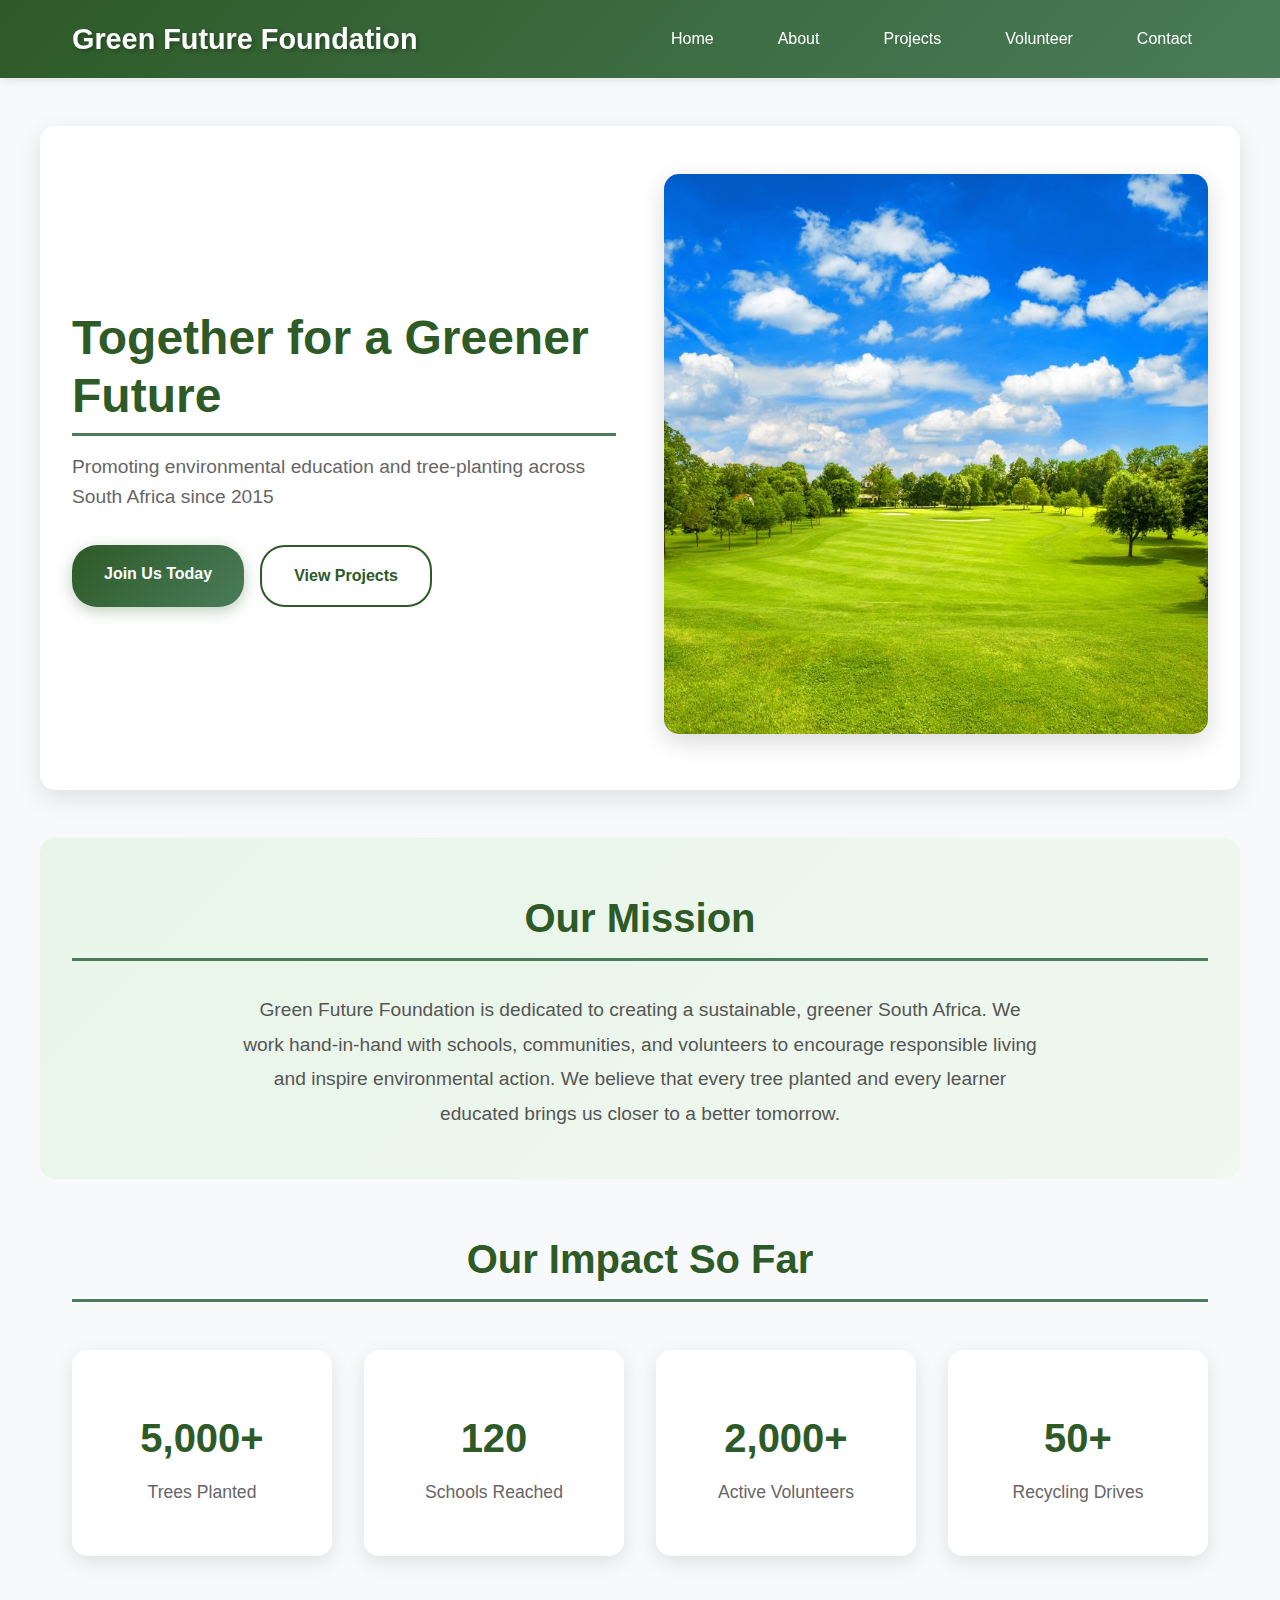
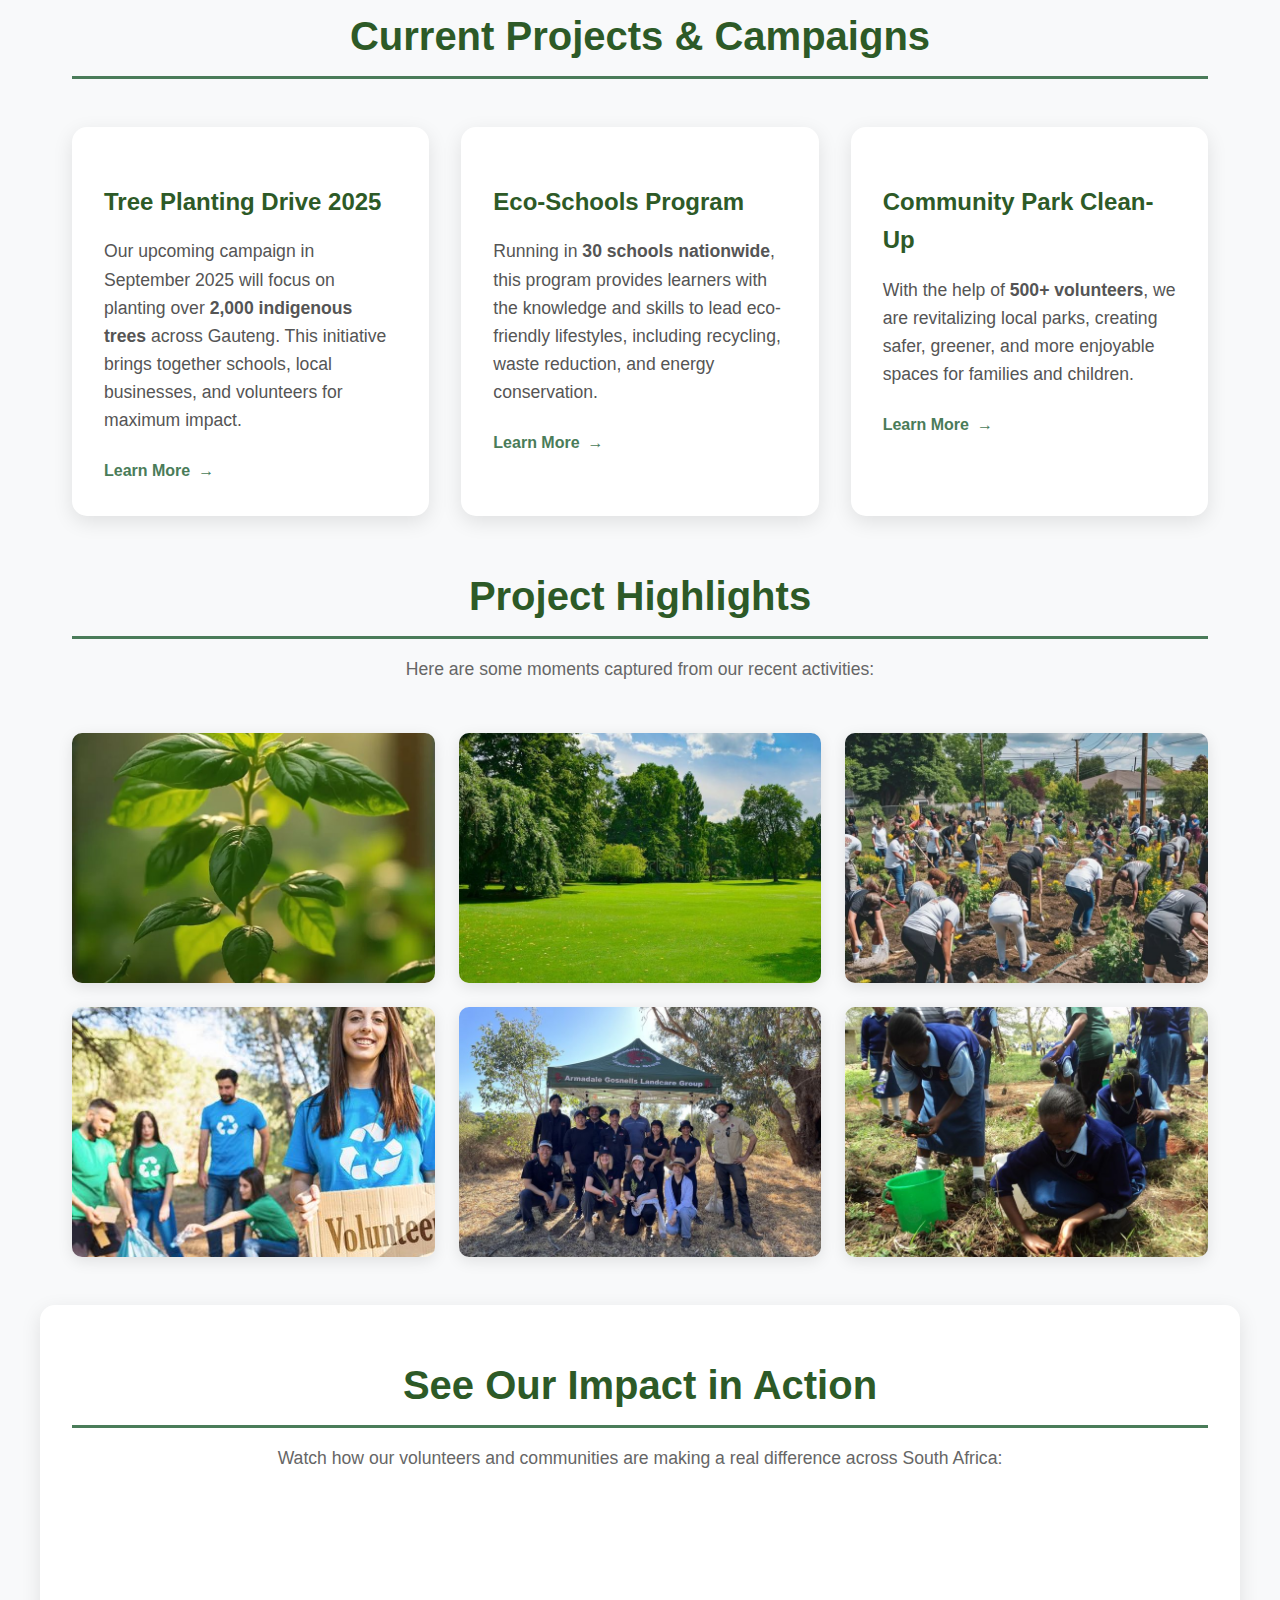
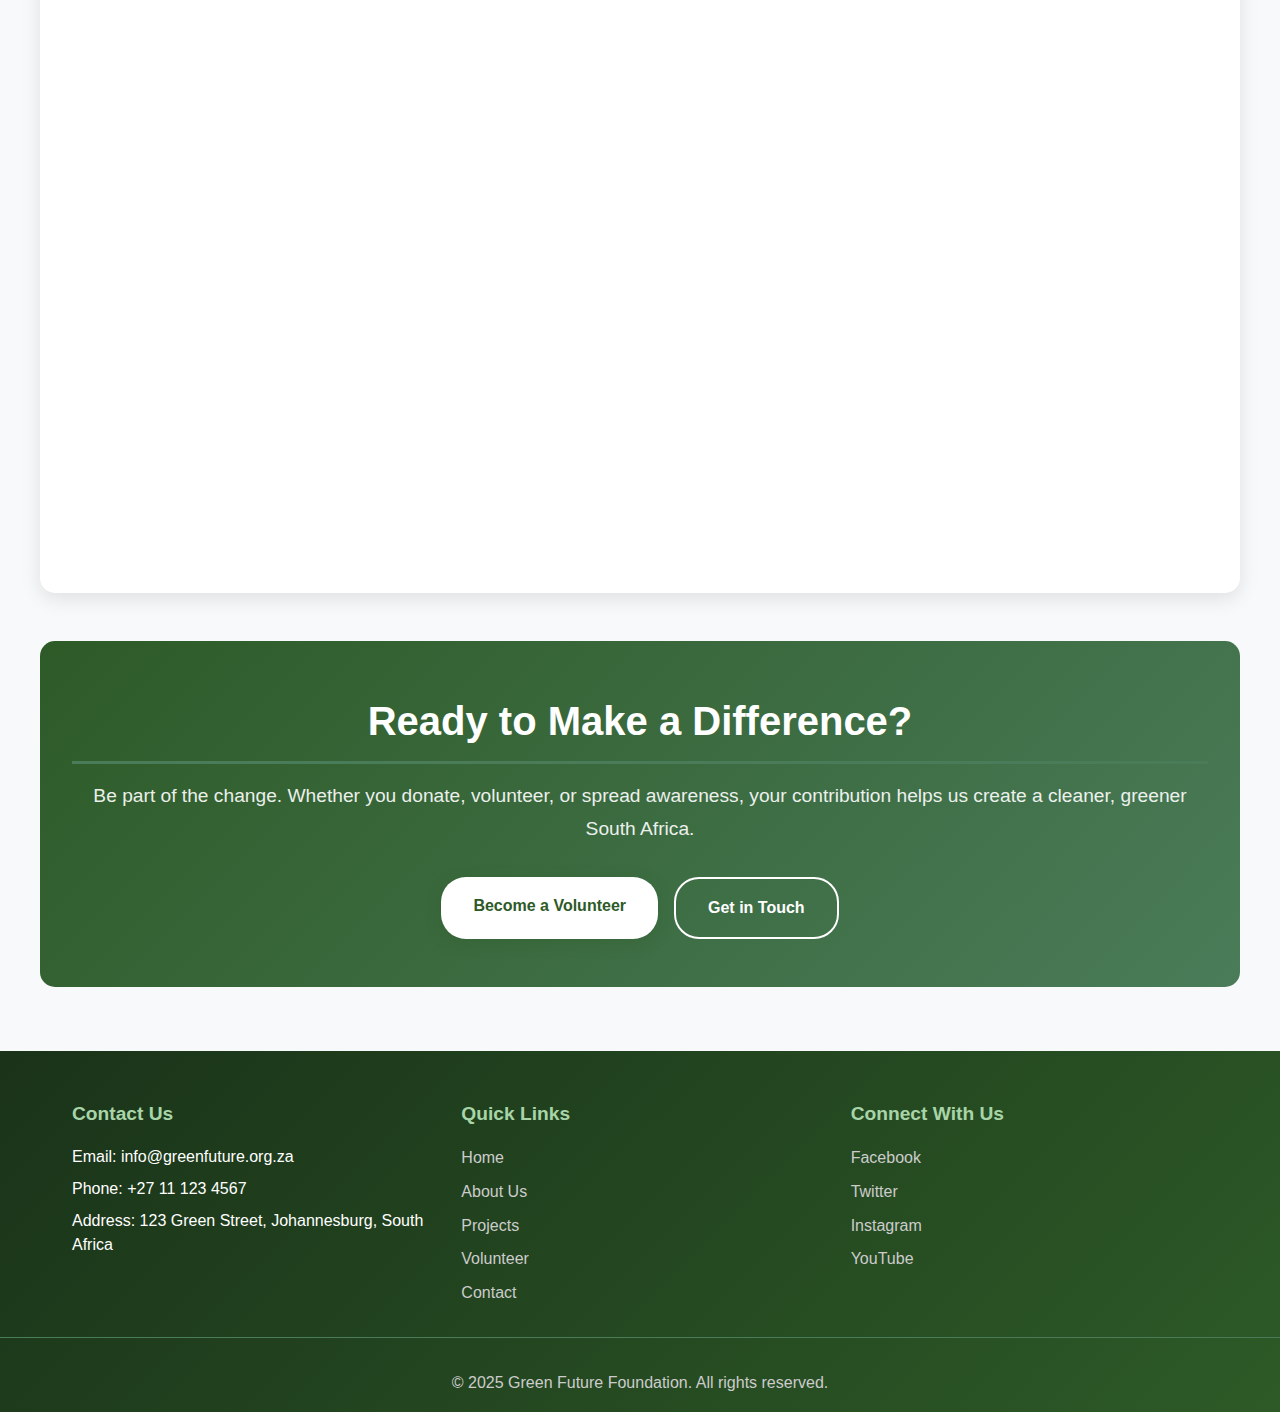
<file: WEDE502/index.html>
<!DOCTYPE html>
<html lang="en">
<head>
    <meta charset="UTF-8">
    <meta name="viewport" content="width=device-width, initial-scale=1.0">
    <title>Green Future Foundation</title>
    <link rel="stylesheet" href="CSS/style.css">
</head>
<body>
   
    <header>
        <div class="header-container">
            <h1>Green Future Foundation</h1>
            <nav>
                <a href="index.html">Home</a>
                <a href="about.html">About</a>
                <a href="projects.html">Projects</a>
                <a href="volunteer.html">Volunteer</a>
                <a href="contact.html">Contact</a>
            </nav>
        </div>
    </header>

    
    <section class="hero">
        <div class="hero-content">
            <h2>Together for a Greener Future</h2>
            <p class="hero-subtitle">Promoting environmental education and tree-planting across South Africa since 2015</p>
            <div class="hero-buttons">
                <a href="volunteer.html" class="btn-primary">Join Us Today</a>
                <a href="projects.html" class="btn-secondary">View Projects</a>
            </div>
        </div>
        <div class="hero-image">
            <img src="images/green2.jfif" alt="Tree Planting Community Project">
        </div>
    </section>

    
    <section class="mission">
        <div class="mission-content">
            <h2>Our Mission</h2>
            <p>Green Future Foundation is dedicated to creating a sustainable, greener South Africa. We work hand-in-hand with schools, communities, and volunteers to encourage responsible living and inspire environmental action. We believe that every tree planted and every learner educated brings us closer to a better tomorrow.</p>
        </div>
    </section>

    
    <section class="stats">
        <h2>Our Impact So Far</h2>
        <div class="stats-grid">
            <div class="stat-card">
                <h3>5,000+</h3>
                <p>Trees Planted</p>
            </div>
            <div class="stat-card">
                <h3>120</h3>
                <p>Schools Reached</p>
            </div>
            <div class="stat-card">
                <h3>2,000+</h3>
                <p>Active Volunteers</p>
            </div>
            <div class="stat-card">
                <h3>50+</h3>
                <p>Recycling Drives</p>
            </div>
        </div>
    </section>

    
    <section class="campaigns">
        <h2>Current Projects & Campaigns</h2>
        <div class="campaigns-grid">
            <div class="campaign-card">
                <h3>Tree Planting Drive 2025</h3>
                <p>Our upcoming campaign in September 2025 will focus on planting over <strong>2,000 indigenous trees</strong> across Gauteng. This initiative brings together schools, local businesses, and volunteers for maximum impact.</p>
                <a href="projects.html" class="learn-more">Learn More</a>
            </div>
            <div class="campaign-card">
                <h3>Eco-Schools Program</h3>
                <p>Running in <strong>30 schools nationwide</strong>, this program provides learners with the knowledge and skills to lead eco-friendly lifestyles, including recycling, waste reduction, and energy conservation.</p>
                <a href="projects.html" class="learn-more">Learn More</a>
            </div>
            <div class="campaign-card">
                <h3>Community Park Clean-Up</h3>
                <p>With the help of <strong>500+ volunteers</strong>, we are revitalizing local parks, creating safer, greener, and more enjoyable spaces for families and children.</p>
                <a href="projects.html" class="learn-more">Learn More</a>
            </div>
        </div>
    </section>

    <section class="gallery">
        <h2>Project Highlights</h2>
        <p class="gallery-intro">Here are some moments captured from our recent activities:</p>
        <div class="image-grid">
            <img src="images/green1.jfif" alt="Tree Planting">
            <img src="images/green3.jfif" alt="Community Action">
            <img src="images/green6.jfif" alt="Eco Education">
            <img src="images/green9.jfif" alt="Volunteer Work">
            <img src="images/green10.jfif" alt="Environmental Activities">
            <img src="images/green11.jfif" alt="Community Engagement">
        </div>
    </section>

    <section class="video-section">
        <div class="video-content">
            <h2>See Our Impact in Action</h2>
            <p>Watch how our volunteers and communities are making a real difference across South Africa:</p>
        </div>
        <div class="video-container">
            <iframe src="https://www.youtube.com/embed/0JHIhPVNOfE?si=2ZN7ridtQbyCnZJH" title="Green Future Foundation Video" frameborder="0" allow="accelerometer; autoplay; clipboard-write; encrypted-media; gyroscope; picture-in-picture; web-share" referrerpolicy="strict-origin-when-cross-origin" allowfullscreen></iframe>
        </div>
    </section>

    <section class="cta">
        <div class="cta-content">
            <h2>Ready to Make a Difference?</h2>
            <p>Be part of the change. Whether you donate, volunteer, or spread awareness, your contribution helps us create a cleaner, greener South Africa.</p>
            <div class="cta-buttons">
                <a href="volunteer.html" class="btn-primary">Become a Volunteer</a>
                <a href="contact.html" class="btn-secondary">Get in Touch</a>
            </div>
        </div>
    </section>

    <footer>
        <div class="footer-content">
            <div class="footer-section">
                <h3>Contact Us</h3>
                <p>Email: info@greenfuture.org.za</p>
                <p>Phone: +27 11 123 4567</p>
                <p>Address: 123 Green Street, Johannesburg, South Africa</p>
            </div>
            
            <div class="footer-section">
                <h3>Quick Links</h3>
                <div class="footer-links">
                    <a href="index.html">Home</a>
                    <a href="about.html">About Us</a>
                    <a href="projects.html">Projects</a>
                    <a href="volunteer.html">Volunteer</a>
                    <a href="contact.html">Contact</a>
                </div>
            </div>
            
            <div class="footer-section">
                <h3>Connect With Us</h3>
                <div class="footer-links">
                    <a href="#facebook">Facebook</a>
                    <a href="#twitter">Twitter</a>
                    <a href="#instagram">Instagram</a>
                    <a href="#youtube">YouTube</a>
                </div>
            </div>
        </div>
        
        <div class="footer-bottom">
            <p>&copy; 2025 Green Future Foundation. All rights reserved.</p>
        </div>
    </footer>
</body>
</html>
</file>
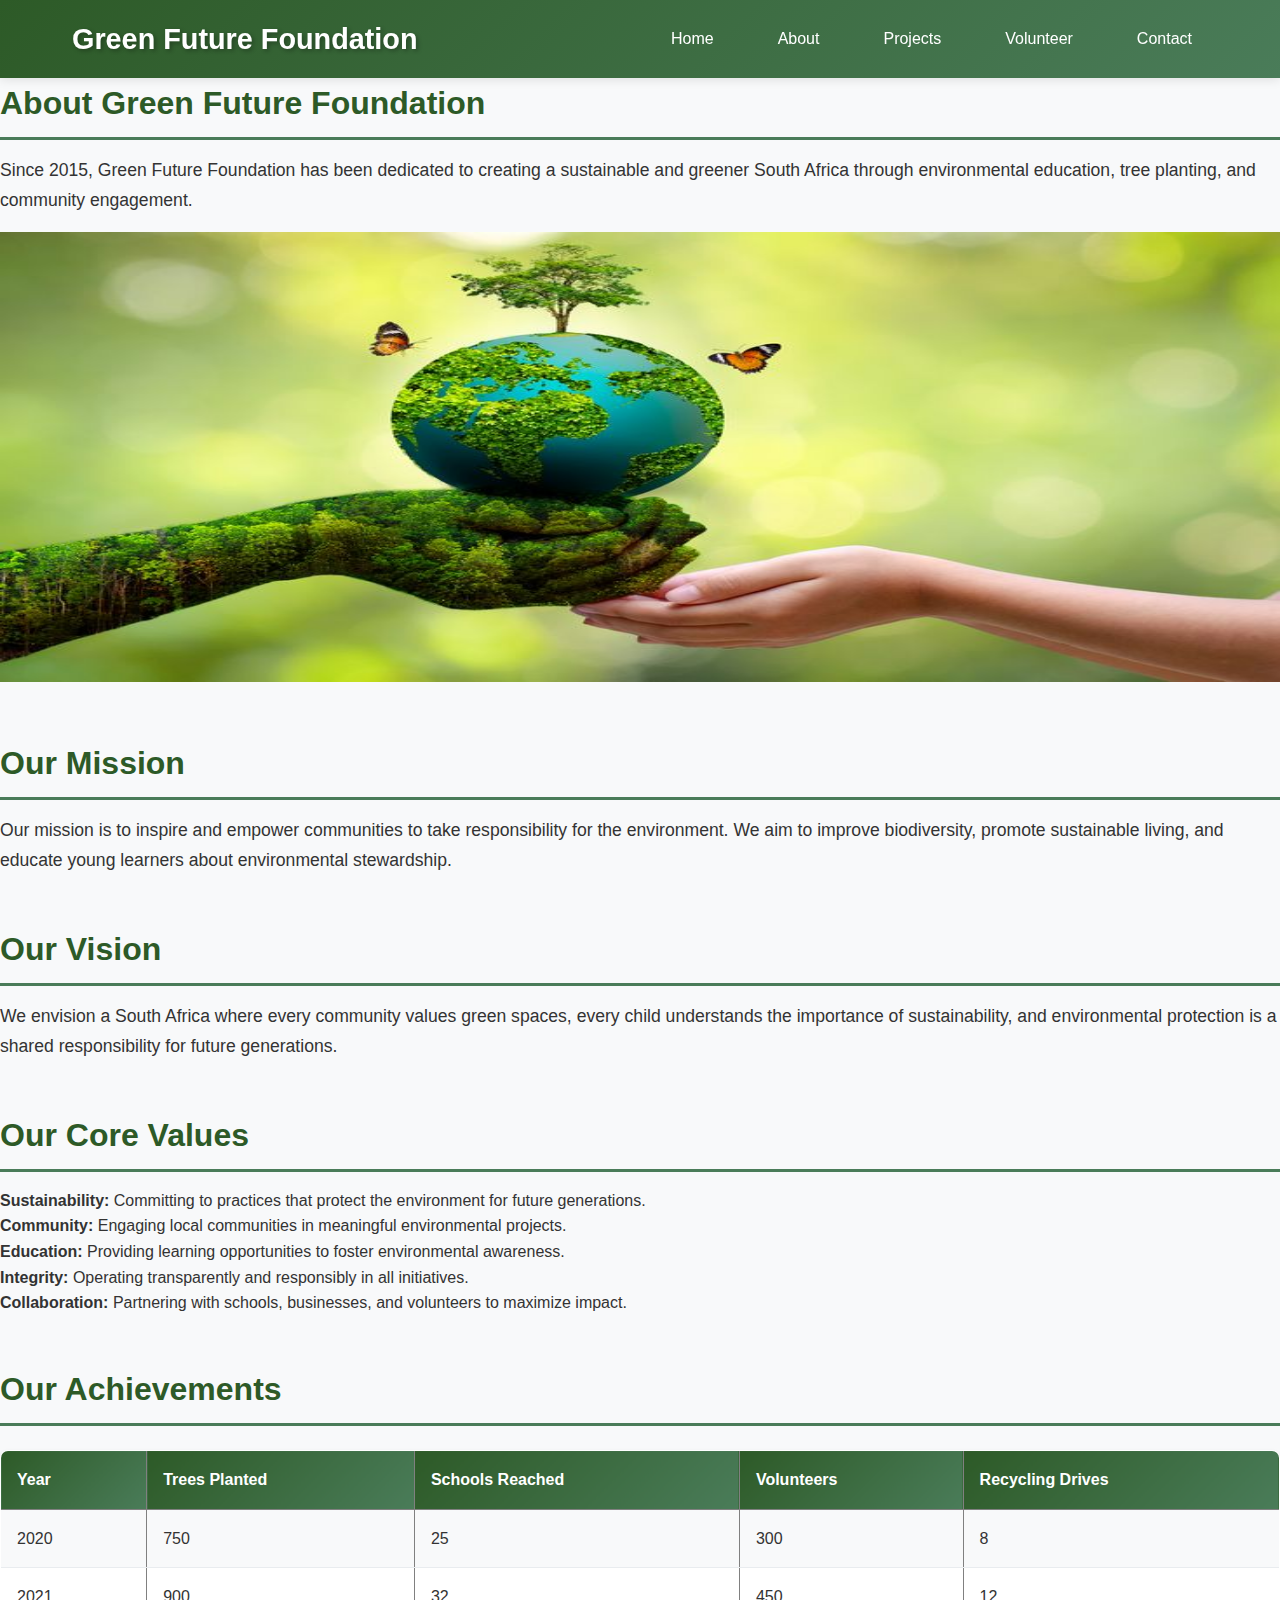
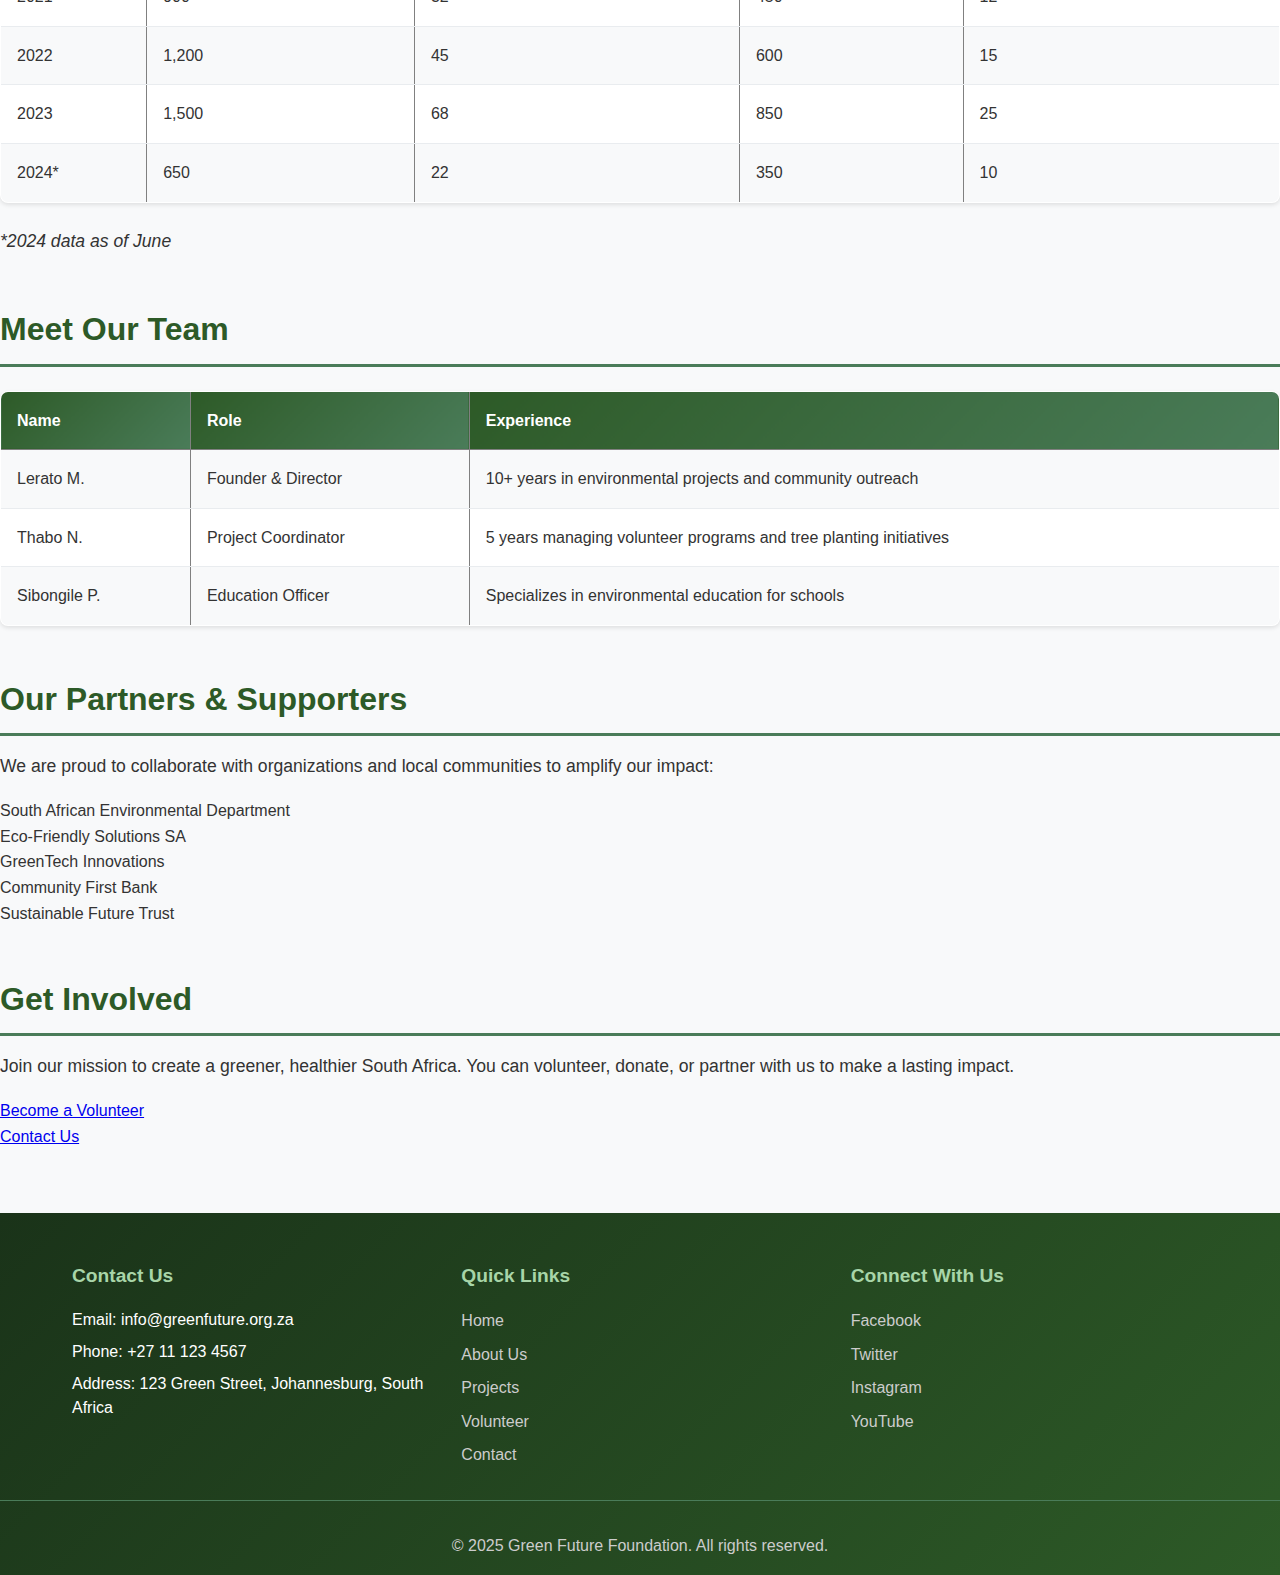
<file: WEDE502/about.html>
<!DOCTYPE html>
<html lang="en">
<head>
    <meta charset="UTF-8">
    <meta name="viewport" content="width=device-width, initial-scale=1.0">
    <title>About Us - Green Future Foundation</title>
    <link rel="stylesheet" href="CSS/style.css">
</head>
<body>
     
     <header>
        <div class="header-container">
            <h1>Green Future Foundation</h1>
            <nav>
                <a href="index.html">Home</a>
                <a href="about.html">About</a>
                <a href="projects.html">Projects</a>
                <a href="volunteer.html">Volunteer</a>
                <a href="contact.html">Contact</a>
            </nav>
        </div>
    </header>

    
    <section>
        <h2>About Green Future Foundation</h2>
        <p>Since 2015, Green Future Foundation has been dedicated to creating a sustainable and greener South Africa through environmental education, tree planting, and community engagement.</p>
        <img src="images/logo1.jfif" alt="Environmental Initiative" width="100%" height="450">
    </section>

    <section>
        <h2>Our Mission</h2>
        <p>Our mission is to inspire and empower communities to take responsibility for the environment. We aim to improve biodiversity, promote sustainable living, and educate young learners about environmental stewardship.</p>
    </section>

    <section>
        <h2>Our Vision</h2>
        <p>We envision a South Africa where every community values green spaces, every child understands the importance of sustainability, and environmental protection is a shared responsibility for future generations.</p>
    </section>

    
    <section>
        <h2>Our Core Values</h2>
        <ul>
            <li><strong>Sustainability:</strong> Committing to practices that protect the environment for future generations.</li>
            <li><strong>Community:</strong> Engaging local communities in meaningful environmental projects.</li>
            <li><strong>Education:</strong> Providing learning opportunities to foster environmental awareness.</li>
            <li><strong>Integrity:</strong> Operating transparently and responsibly in all initiatives.</li>
            <li><strong>Collaboration:</strong> Partnering with schools, businesses, and volunteers to maximize impact.</li>
        </ul>
    </section>

    <section>
        <h2>Our Achievements</h2>
        <table border="1" cellspacing="0" cellpadding="10" width="100%">
            <tr>
                <th>Year</th>
                <th>Trees Planted</th>
                <th>Schools Reached</th>
                <th>Volunteers</th>
                <th>Recycling Drives</th>
            </tr>
            <tr>
                <td>2020</td>
                <td>750</td>
                <td>25</td>
                <td>300</td>
                <td>8</td>
            </tr>
            <tr>
                <td>2021</td>
                <td>900</td>
                <td>32</td>
                <td>450</td>
                <td>12</td>
            </tr>
            <tr>
                <td>2022</td>
                <td>1,200</td>
                <td>45</td>
                <td>600</td>
                <td>15</td>
            </tr>
            <tr>
                <td>2023</td>
                <td>1,500</td>
                <td>68</td>
                <td>850</td>
                <td>25</td>
            </tr>
            <tr>
                <td>2024*</td>
                <td>650</td>
                <td>22</td>
                <td>350</td>
                <td>10</td>
            </tr>
        </table>
        <p><em>*2024 data as of June</em></p>
    </section>

  
    <section>
        <h2>Meet Our Team</h2>
        <table border="1" cellspacing="0" cellpadding="10" width="100%">
            <tr>
                <th>Name</th>
                <th>Role</th>
                <th>Experience</th>
            </tr>
            <tr>
                <td>Lerato M.</td>
                <td>Founder & Director</td>
                <td>10+ years in environmental projects and community outreach</td>
            </tr>
            <tr>
                <td>Thabo N.</td>
                <td>Project Coordinator</td>
                <td>5 years managing volunteer programs and tree planting initiatives</td>
            </tr>
            <tr>
                <td>Sibongile P.</td>
                <td>Education Officer</td>
                <td>Specializes in environmental education for schools</td>
            </tr>
        </table>
    </section>

  
    <section>
        <h2>Our Partners & Supporters</h2>
        <p>We are proud to collaborate with organizations and local communities to amplify our impact:</p>
        <ul>
            <li>South African Environmental Department</li>
            <li>Eco-Friendly Solutions SA</li>
            <li>GreenTech Innovations</li>
            <li>Community First Bank</li>
            <li>Sustainable Future Trust</li>
        </ul>
    </section>

    <section>
        <h2>Get Involved</h2>
        <p>Join our mission to create a greener, healthier South Africa. You can volunteer, donate, or partner with us to make a lasting impact.</p>
        <ul>
            <li><a href="volunteer.html">Become a Volunteer</a></li>
            <li><a href="contact.html">Contact Us</a></li>
        </ul>
    </section>

    <footer>
        <div class="footer-content">
            <div class="footer-section">
                <h3>Contact Us</h3>
                <p>Email: info@greenfuture.org.za</p>
                <p>Phone: +27 11 123 4567</p>
                <p>Address: 123 Green Street, Johannesburg, South Africa</p>
            </div>
            
            <div class="footer-section">
                <h3>Quick Links</h3>
                <div class="footer-links">
                    <a href="index.html">Home</a>
                    <a href="about.html">About Us</a>
                    <a href="projects.html">Projects</a>
                    <a href="volunteer.html">Volunteer</a>
                    <a href="contact.html">Contact</a>
                </div>
            </div>
            
            <div class="footer-section">
                <h3>Connect With Us</h3>
                <div class="footer-links">
                    <a href="#facebook">Facebook</a>
                    <a href="#twitter">Twitter</a>
                    <a href="#instagram">Instagram</a>
                    <a href="#youtube">YouTube</a>
                </div>
            </div>
        </div>
        
        <div class="footer-bottom">
            <p>&copy; 2025 Green Future Foundation. All rights reserved.</p>
        </div>
    </footer>
</body>
</html>
</file>
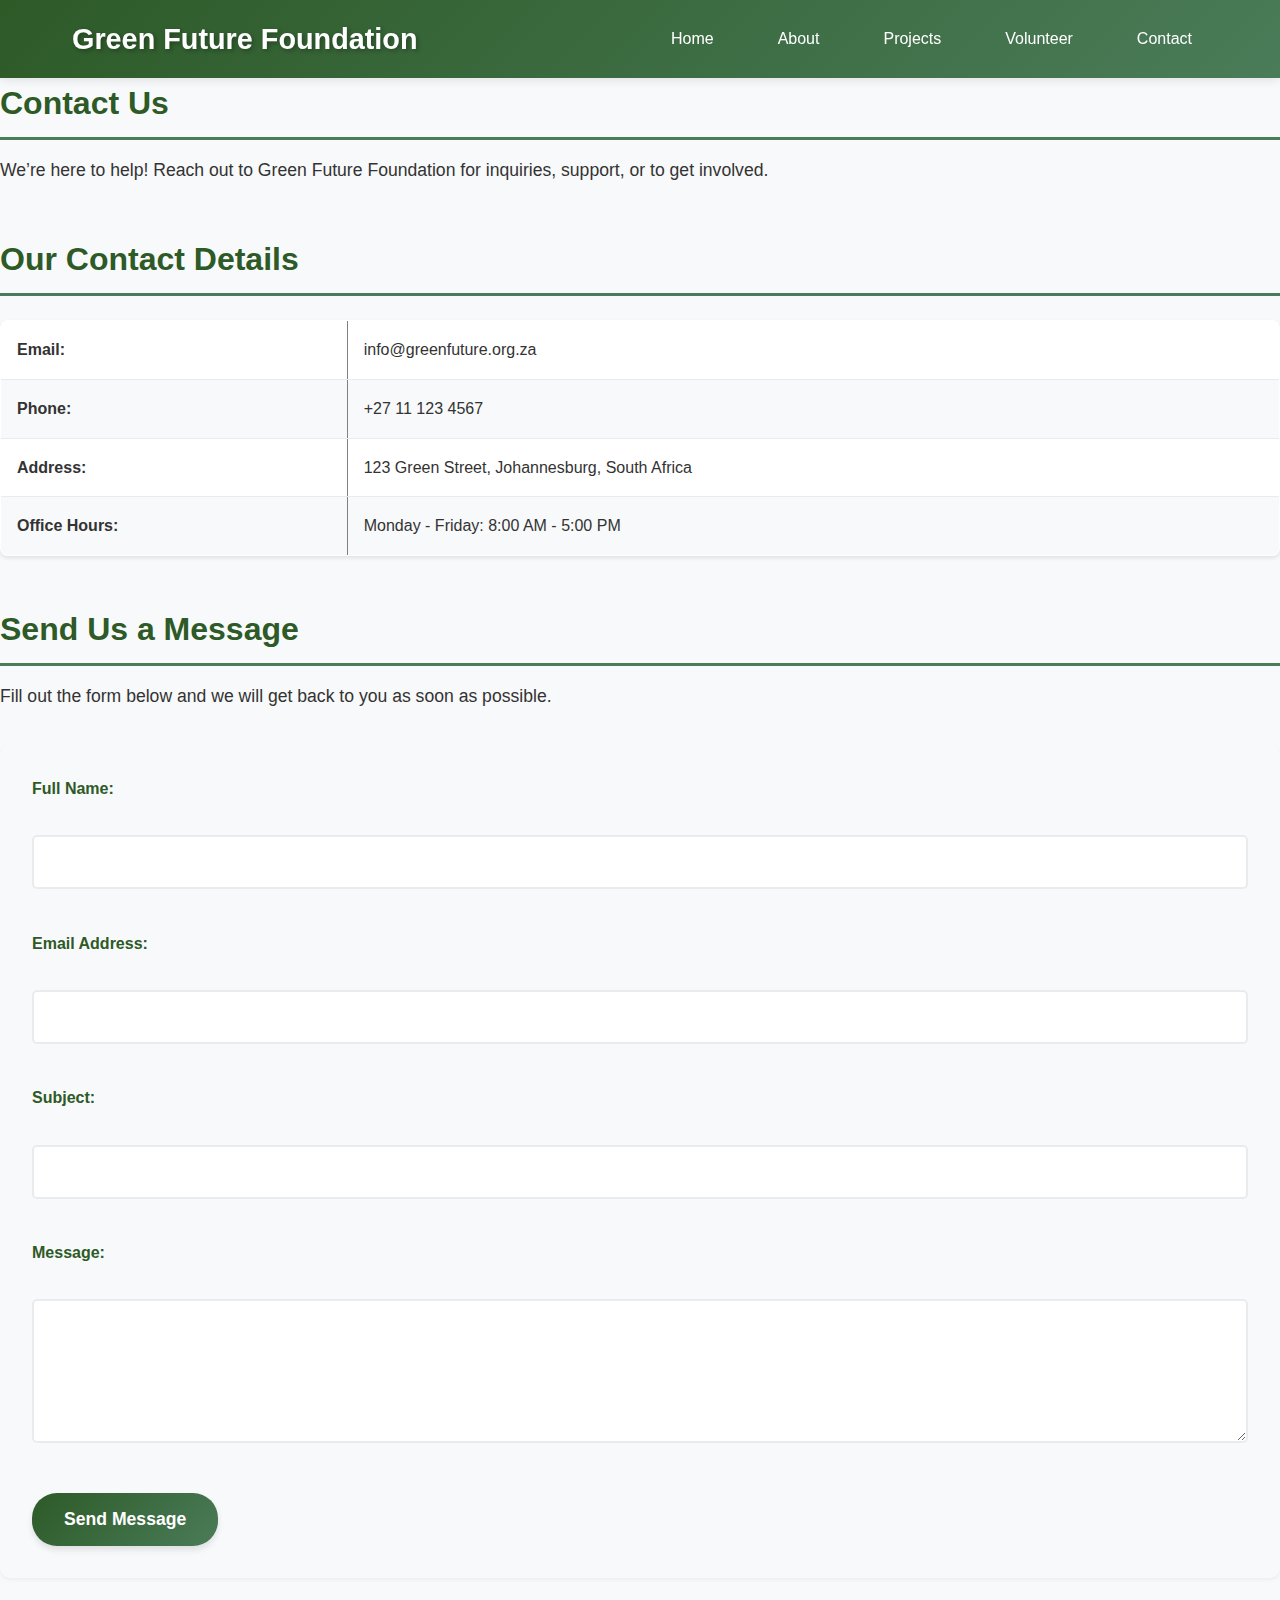
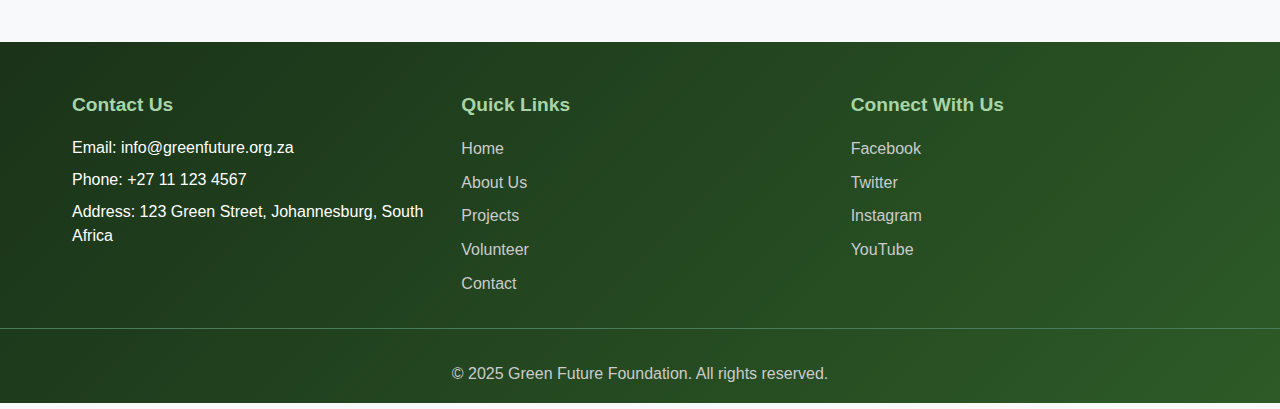
<file: WEDE502/contact.html>
<!DOCTYPE html>
<html lang="en">
<head>
    <meta charset="UTF-8">
    <meta name="viewport" content="width=device-width, initial-scale=1.0">
    <title>Contact Us - Green Future Foundation</title>
    <link rel="stylesheet" href="CSS/style.css">
</head>
<body>
    
     <header>
        <div class="header-container">
            <h1>Green Future Foundation</h1>
            <nav>
                <a href="index.html">Home</a>
                <a href="about.html">About</a>
                <a href="projects.html">Projects</a>
                <a href="volunteer.html">Volunteer</a>
                <a href="contact.html">Contact</a>
            </nav>
        </div>
    </header>

    <section>
        <h2>Contact Us</h2>
        <p>We’re here to help! Reach out to Green Future Foundation for inquiries, support, or to get involved.</p>
    </section>

    <section>
        <h2>Our Contact Details</h2>
        <table border="1" cellpadding="10" cellspacing="0" width="100%">
            <tr>
                <td><strong>Email:</strong></td>
                <td>info@greenfuture.org.za</td>
            </tr>
            <tr>
                <td><strong>Phone:</strong></td>
                <td>+27 11 123 4567</td>
            </tr>
            <tr>
                <td><strong>Address:</strong></td>
                <td>123 Green Street, Johannesburg, South Africa</td>
            </tr>
            <tr>
                <td><strong>Office Hours:</strong></td>
                <td>Monday - Friday: 8:00 AM - 5:00 PM</td>
            </tr>
        </table>
    </section>

  
    <section>
        <h2>Send Us a Message</h2>
        <p>Fill out the form below and we will get back to you as soon as possible.</p>
        <form>
            <label for="fullname">Full Name:</label><br>
            <input type="text" id="fullname" name="fullname" required><br><br>

            <label for="email">Email Address:</label><br>
            <input type="email" id="email" name="email" required><br><br>

            <label for="subject">Subject:</label><br>
            <input type="text" id="subject" name="subject" required><br><br>

            <label for="message">Message:</label><br>
            <textarea id="message" name="message" rows="6" cols="50" required></textarea><br><br>

            <button type="submit">Send Message</button>
        </form>
    </section>

    
    

    <footer>
        <div class="footer-content">
            <div class="footer-section">
                <h3>Contact Us</h3>
                <p>Email: info@greenfuture.org.za</p>
                <p>Phone: +27 11 123 4567</p>
                <p>Address: 123 Green Street, Johannesburg, South Africa</p>
            </div>
            
            <div class="footer-section">
                <h3>Quick Links</h3>
                <div class="footer-links">
                    <a href="index.html">Home</a>
                    <a href="about.html">About Us</a>
                    <a href="projects.html">Projects</a>
                    <a href="volunteer.html">Volunteer</a>
                    <a href="contact.html">Contact</a>
                </div>
            </div>
            
            <div class="footer-section">
                <h3>Connect With Us</h3>
                <div class="footer-links">
                    <a href="#facebook">Facebook</a>
                    <a href="#twitter">Twitter</a>
                    <a href="#instagram">Instagram</a>
                    <a href="#youtube">YouTube</a>
                </div>
            </div>
        </div>
        
        <div class="footer-bottom">
            <p>&copy; 2025 Green Future Foundation. All rights reserved.</p>
        </div>
    </footer>
</body>
</html>
</file>
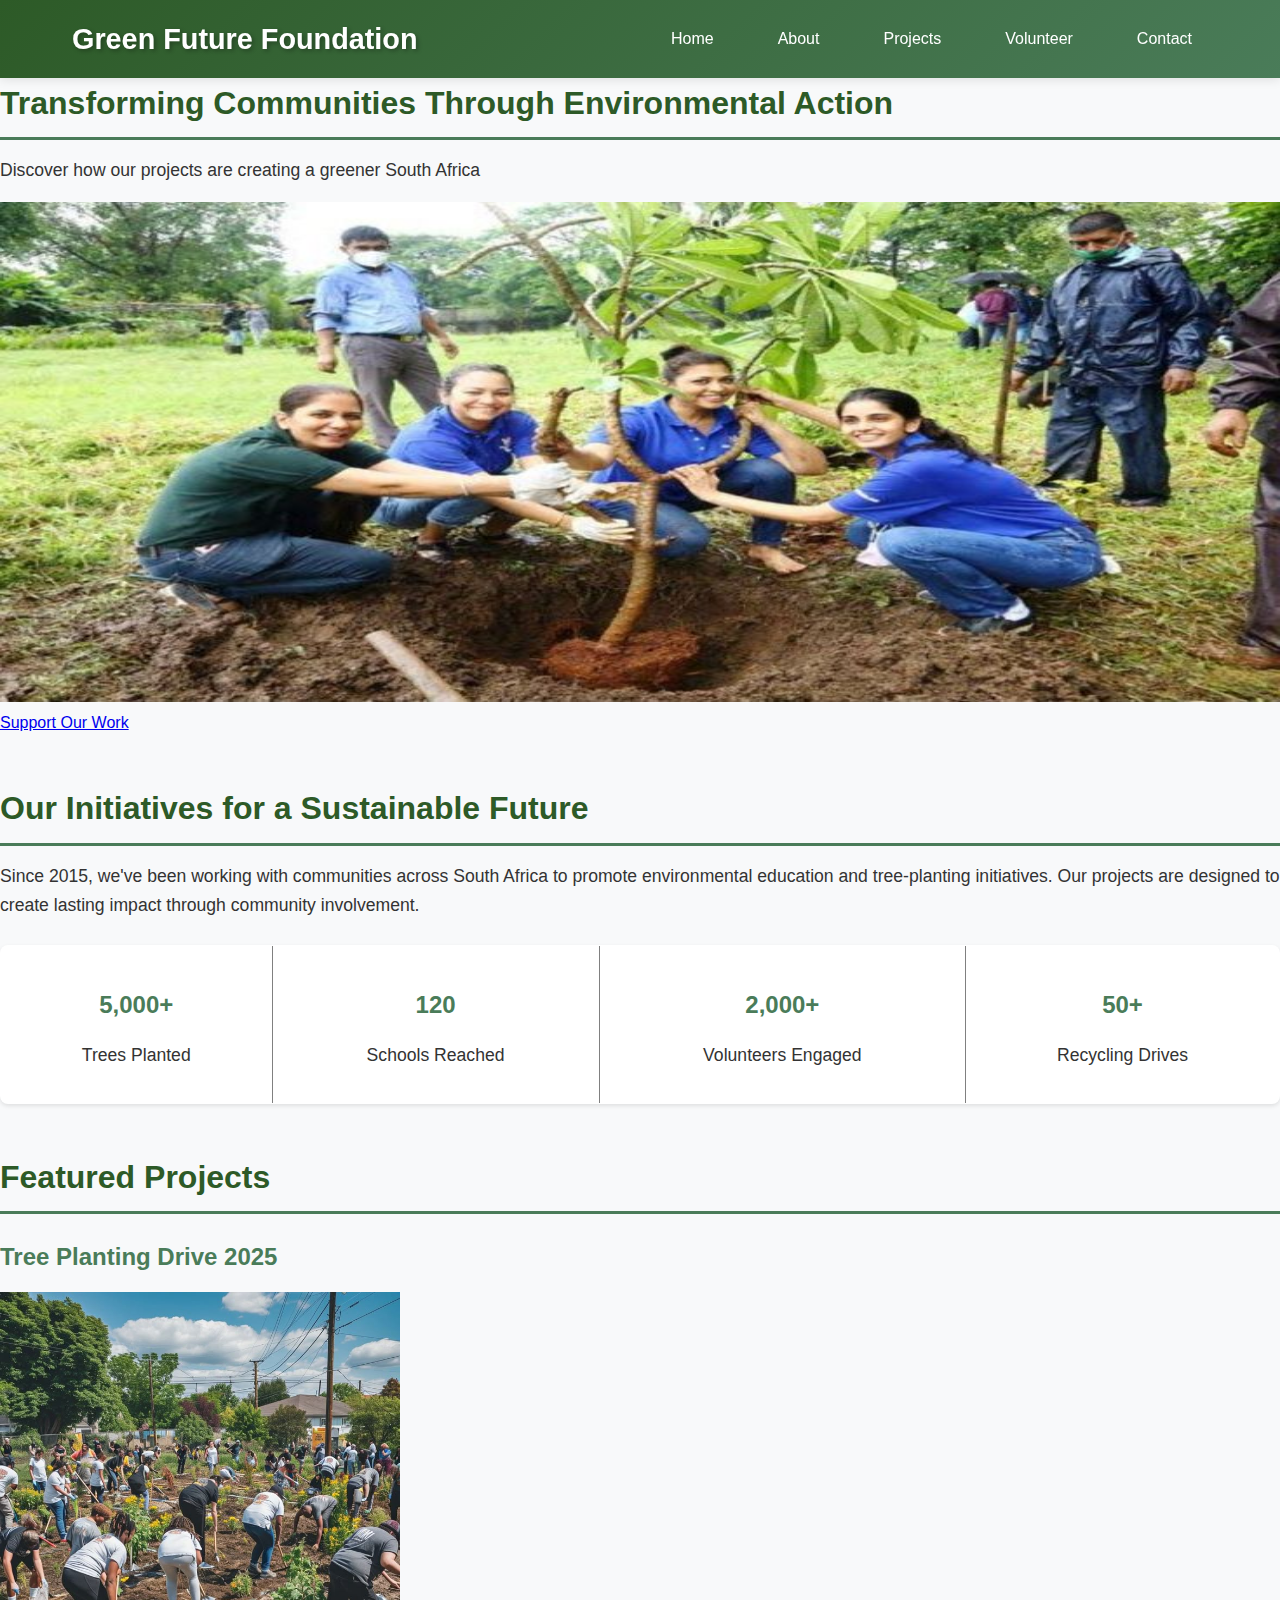
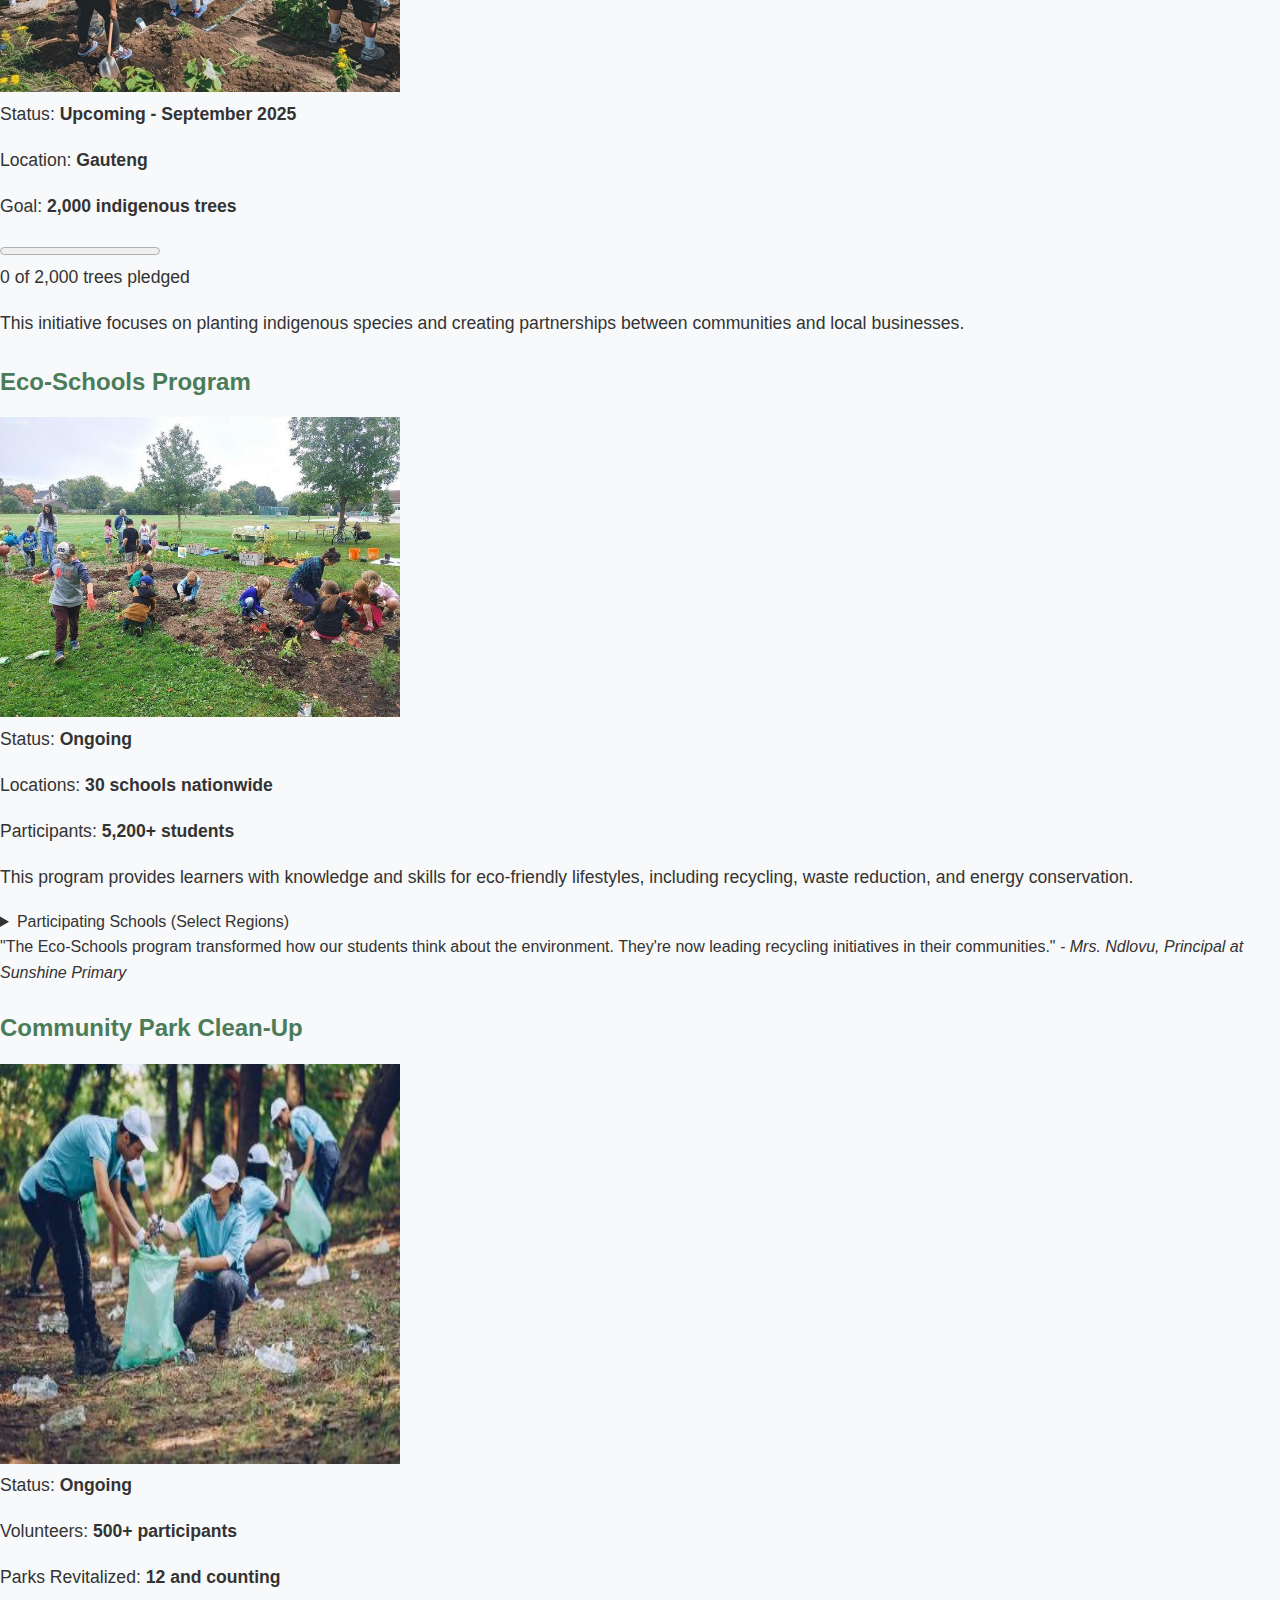
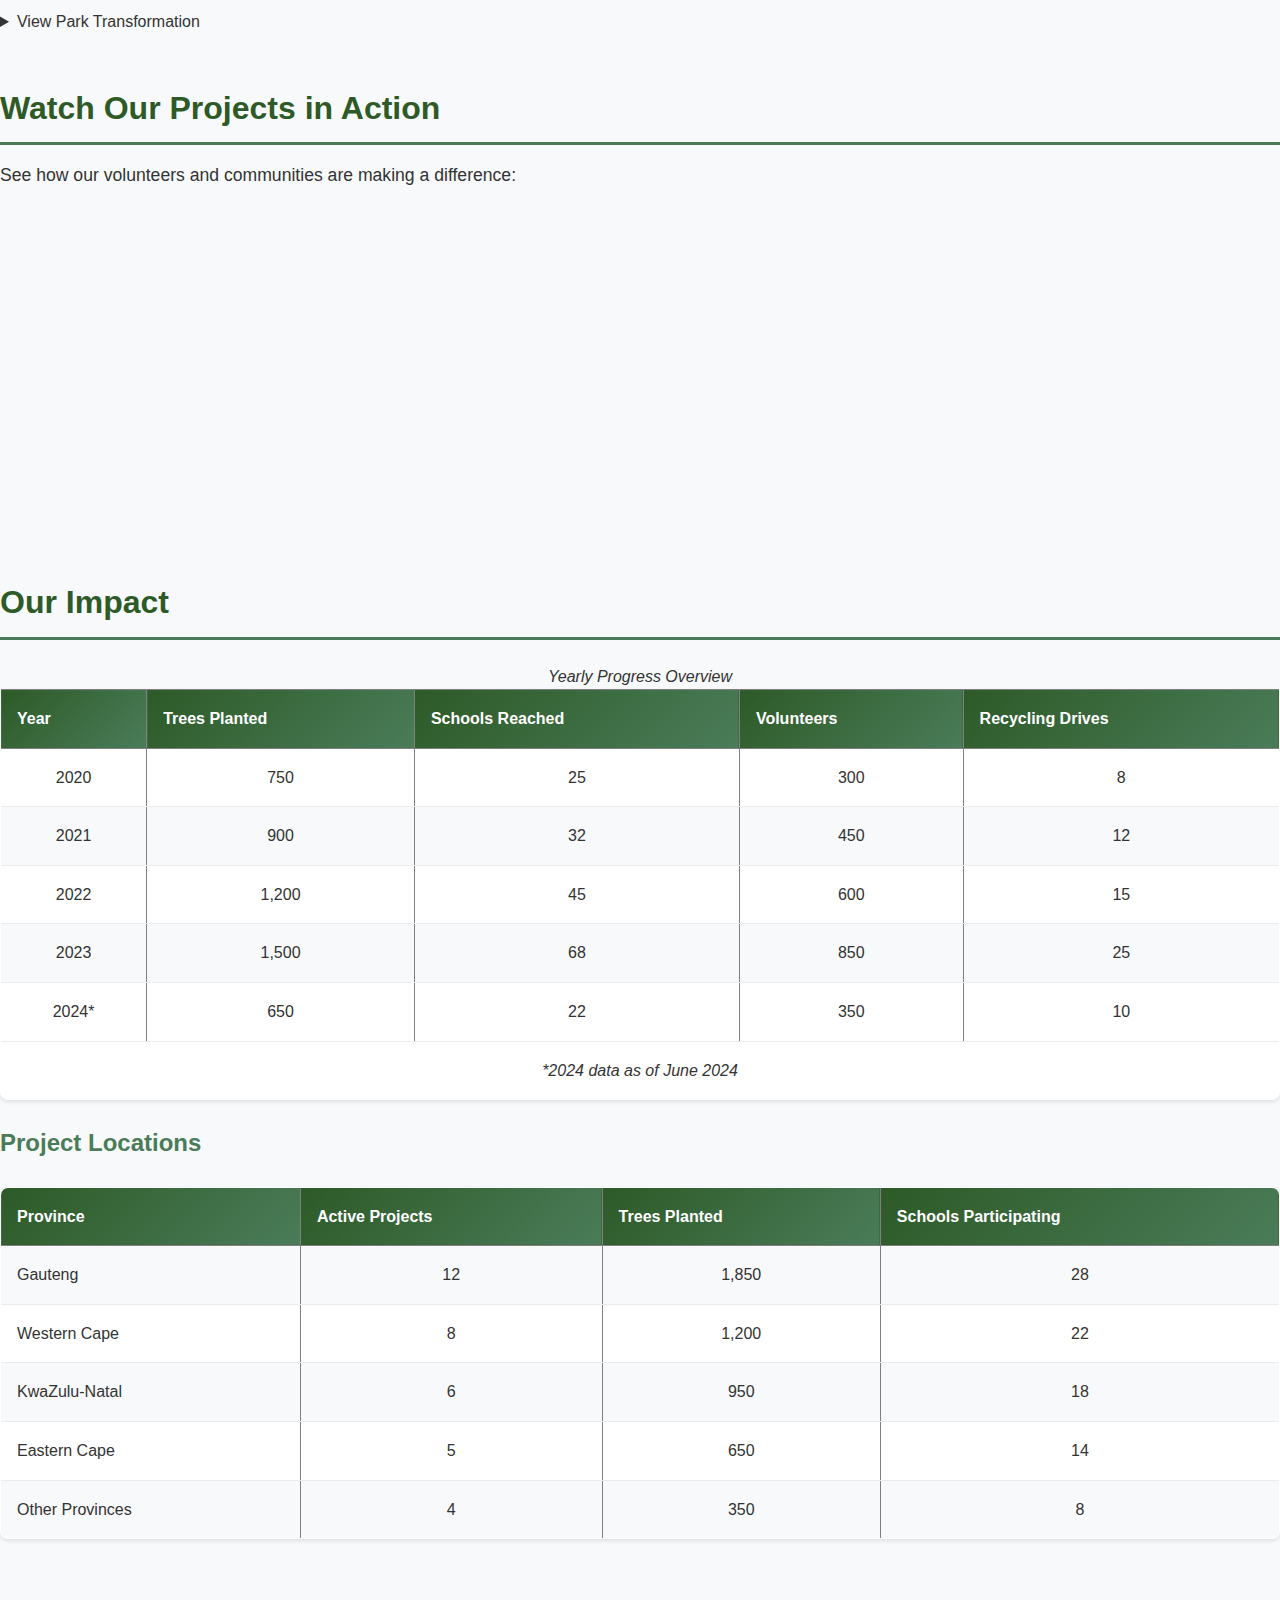
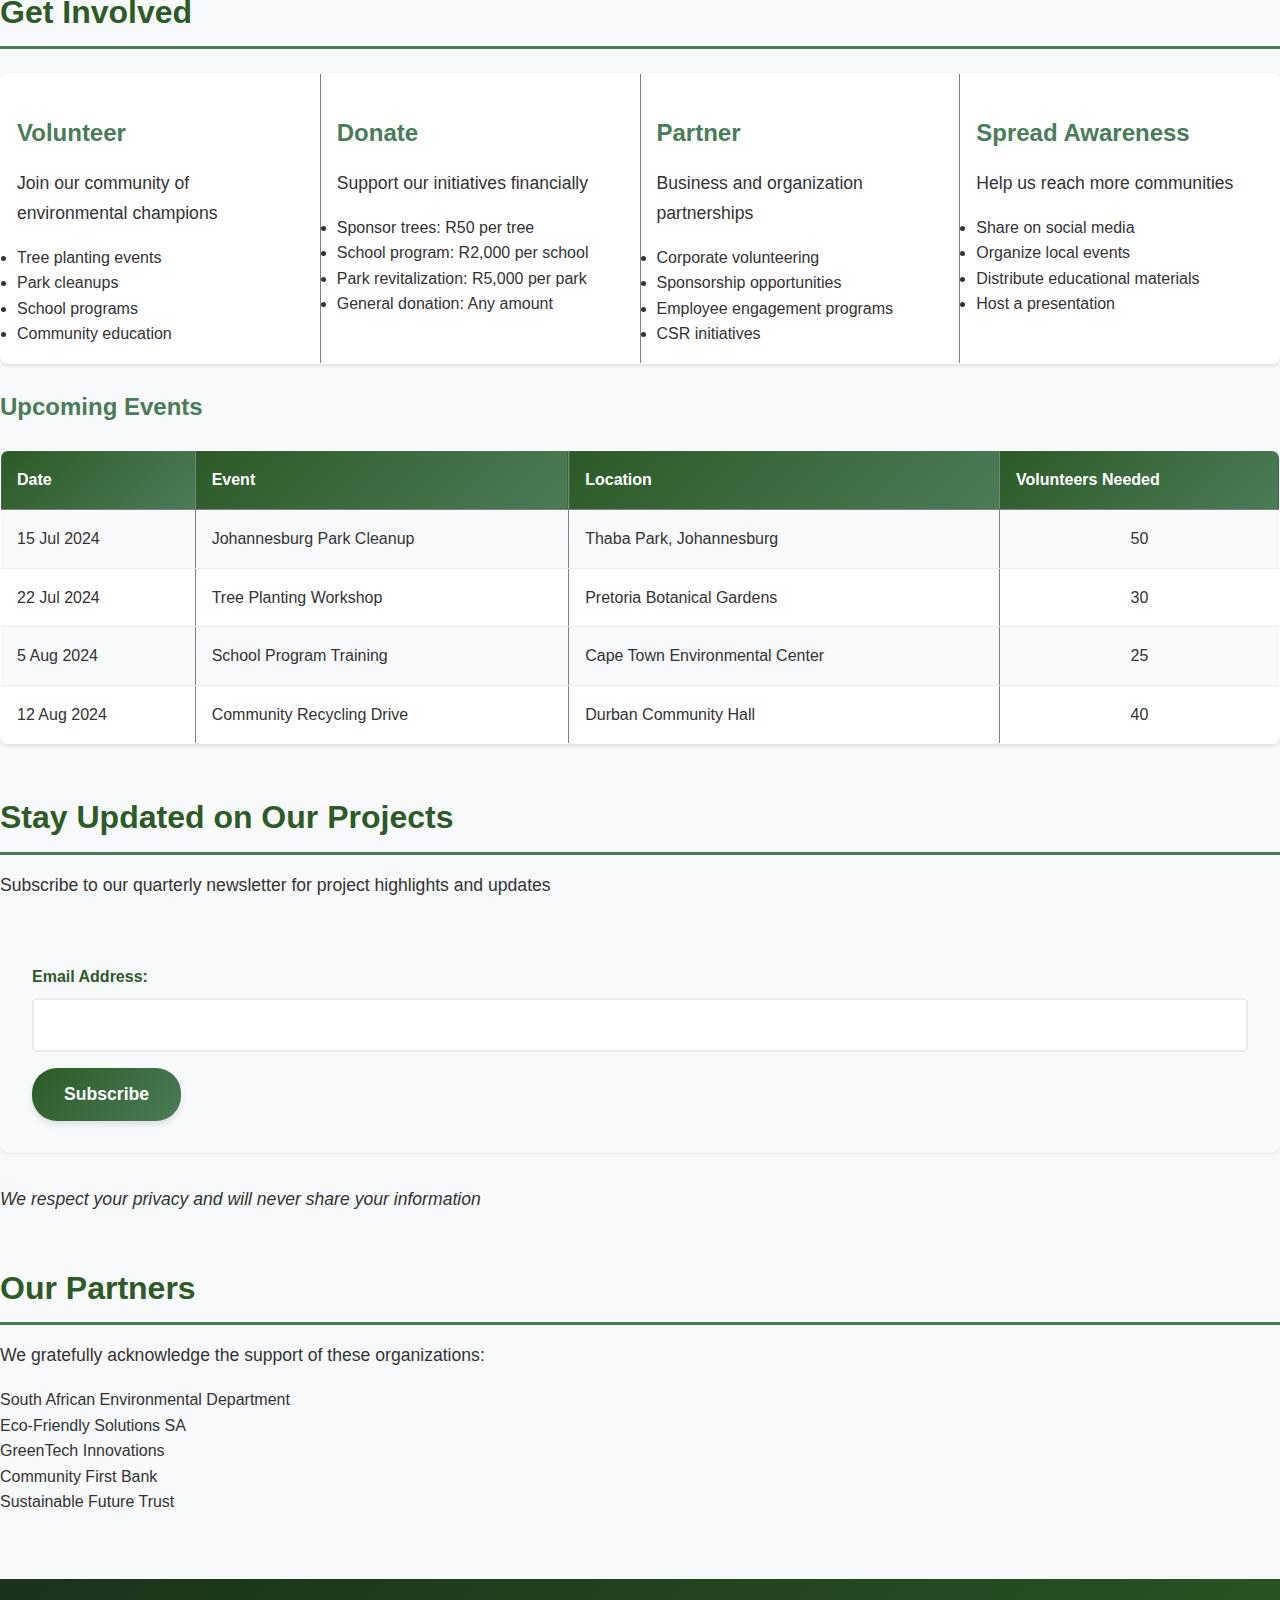
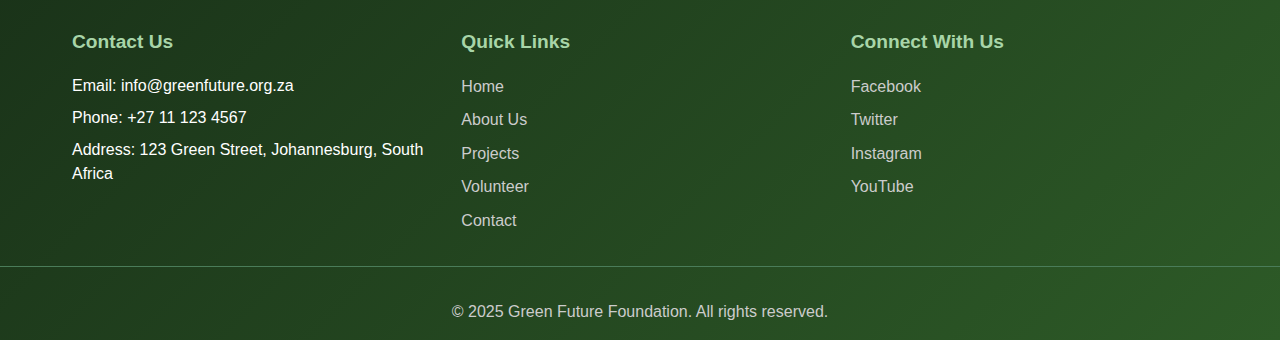
<file: WEDE502/projects.html>
<!DOCTYPE html>
<html lang="en">
<head>
    <meta charset="UTF-8">
    <meta name="viewport" content="width=device-width, initial-scale=1.0">
    <title>Projects - Green Future Foundation</title>
    <link rel="stylesheet" href="CSS/style.css">
</head>
<body>
    
    <header>
        <div class="header-container">
            <h1>Green Future Foundation</h1>
            <nav>
                <a href="index.html">Home</a>
                <a href="about.html">About</a>
                <a href="projects.html">Projects</a>
                <a href="volunteer.html">Volunteer</a>
                <a href="contact.html">Contact</a>
            </nav>
        </div>
    </header>
   
    <section>
        <h2>Transforming Communities Through Environmental Action</h2>
        <p>Discover how our projects are creating a greener South Africa</p>
        <img src="images/green7.jfif" alt="Community Tree Planting" width="100%" height="500">
        <div>
            <a href="contact.html">Support Our Work</a>
        </div>
    </section>

  
    <section>
        <h2>Our Initiatives for a Sustainable Future</h2>
        <p>Since 2015, we've been working with communities across South Africa to promote environmental education and tree-planting initiatives. Our projects are designed to create lasting impact through community involvement.</p>
        
  
        <table border="1" cellpadding="10" cellspacing="0" width="100%">
            <tr>
                <td align="center">
                    <h3>5,000+</h3>
                    <p>Trees Planted</p>
                </td>
                <td align="center">
                    <h3>120</h3>
                    <p>Schools Reached</p>
                </td>
                <td align="center">
                    <h3>2,000+</h3>
                    <p>Volunteers Engaged</p>
                </td>
                <td align="center">
                    <h3>50+</h3>
                    <p>Recycling Drives</p>
                </td>
            </tr>
        </table>
    </section>

    
    <section>
        <h2>Featured Projects</h2>
        
      
        <article>
            <h3>Tree Planting Drive 2025</h3>
            <img src="images/green6.jfif" alt="Tree Planting Event" width="400">
            <p>Status: <strong>Upcoming - September 2025</strong></p>
            <p>Location: <strong>Gauteng</strong></p>
            <p>Goal: <strong>2,000 indigenous trees</strong></p>
            <progress value="0" max="2000">0%</progress>
            <p>0 of 2,000 trees pledged</p>
            <p>This initiative focuses on planting indigenous species and creating partnerships between communities and local businesses.</p>
        
        </article>

        <article>
            <h3>Eco-Schools Program</h3>
            <img src="images/green8.jfif" alt="Eco-School Program" width="400">
            <p>Status: <strong>Ongoing</strong></p>
            <p>Locations: <strong>30 schools nationwide</strong></p>
            <p>Participants: <strong>5,200+ students</strong></p>
            <p>This program provides learners with knowledge and skills for eco-friendly lifestyles, including recycling, waste reduction, and energy conservation.</p>
            <details>
                <summary>Participating Schools (Select Regions)</summary>
                <ul>
                    <li>Gauteng: 12 schools</li>
                    <li>Western Cape: 8 schools</li>
                    <li>KwaZulu-Natal: 6 schools</li>
                    <li>Eastern Cape: 4 schools</li>
                </ul>
            </details>
            <blockquote>
                "The Eco-Schools program transformed how our students think about the environment. They're now leading recycling initiatives in their communities." 
                <cite>- Mrs. Ndlovu, Principal at Sunshine Primary</cite>
            </blockquote>
           
        </article>

        <article>
            <h3>Community Park Clean-Up</h3>
            <img src="images/green5.jfif" alt="Park Cleanup" width="400" height="400">
            <p>Status: <strong>Ongoing</strong></p>
            <p>Volunteers: <strong>500+ participants</strong></p>
            <p>Parks Revitalized: <strong>12 and counting</strong></p>
            
            <details>
                <summary>View Park Transformation</summary>
                <h4>Thaba Park - Before</h4>
                <p>Overgrown, littered, unsafe</p>
                <h4>Thaba Park - After</h4>
                <p>Clean, vibrant community space</p>
            </details>
           
        </article>
    </section>

    <section>
        <h2>Watch Our Projects in Action</h2>
        <p>See how our volunteers and communities are making a difference:</p>
        <iframe width="560" height="315" src="https://www.youtube.com/embed/1vv68nUxEKc?si=hdB91a6VxscJwM1H" title="YouTube video player" frameborder="0" allow="accelerometer; autoplay; clipboard-write; encrypted-media; gyroscope; picture-in-picture; web-share" referrerpolicy="strict-origin-when-cross-origin" allowfullscreen></iframe>
    </section>

    <section>
        <h2>Our Impact</h2>
        <table border="1" cellpadding="8" cellspacing="0" width="100%">
            <caption><em>Yearly Progress Overview</em></caption>
            <thead>
                <tr>
                    <th>Year</th>
                    <th>Trees Planted</th>
                    <th>Schools Reached</th>
                    <th>Volunteers</th>
                    <th>Recycling Drives</th>
                </tr>
            </thead>
            <tbody>
                <tr>
                    <td align="center">2020</td>
                    <td align="center">750</td>
                    <td align="center">25</td>
                    <td align="center">300</td>
                    <td align="center">8</td>
                </tr>
                <tr>
                    <td align="center">2021</td>
                    <td align="center">900</td>
                    <td align="center">32</td>
                    <td align="center">450</td>
                    <td align="center">12</td>
                </tr>
                <tr>
                    <td align="center">2022</td>
                    <td align="center">1,200</td>
                    <td align="center">45</td>
                    <td align="center">600</td>
                    <td align="center">15</td>
                </tr>
                <tr>
                    <td align="center">2023</td>
                    <td align="center">1,500</td>
                    <td align="center">68</td>
                    <td align="center">850</td>
                    <td align="center">25</td>
                </tr>
                <tr>
                    <td align="center">2024*</td>
                    <td align="center">650</td>
                    <td align="center">22</td>
                    <td align="center">350</td>
                    <td align="center">10</td>
                </tr>
            </tbody>
            <tfoot>
                <tr>
                    <td colspan="5" align="center"><em>*2024 data as of June 2024</em></td>
                </tr>
            </tfoot>
        </table>
        
        <h3>Project Locations</h3>
        <table border="1" cellpadding="8" cellspacing="0" width="100%">
            <tr>
                <th>Province</th>
                <th>Active Projects</th>
                <th>Trees Planted</th>
                <th>Schools Participating</th>
            </tr>
            <tr>
                <td>Gauteng</td>
                <td align="center">12</td>
                <td align="center">1,850</td>
                <td align="center">28</td>
            </tr>
            <tr>
                <td>Western Cape</td>
                <td align="center">8</td>
                <td align="center">1,200</td>
                <td align="center">22</td>
            </tr>
            <tr>
                <td>KwaZulu-Natal</td>
                <td align="center">6</td>
                <td align="center">950</td>
                <td align="center">18</td>
            </tr>
            <tr>
                <td>Eastern Cape</td>
                <td align="center">5</td>
                <td align="center">650</td>
                <td align="center">14</td>
            </tr>
            <tr>
                <td>Other Provinces</td>
                <td align="center">4</td>
                <td align="center">350</td>
                <td align="center">8</td>
            </tr>
        </table>
    </section>

    <section id="volunteer">
        <h2>Get Involved</h2>
        
        <table border="1" cellpadding="10" cellspacing="0" width="100%">
            <tr>
                <td width="25%" valign="top">
                    <h3>Volunteer</h3>
                    <p>Join our community of environmental champions</p>
                    <ul>
                        <li>Tree planting events</li>
                        <li>Park cleanups</li>
                        <li>School programs</li>
                        <li>Community education</li>
                    </ul>
                    
                </td>
                
                <td width="25%" valign="top">
                    <h3>Donate</h3>
                    <p>Support our initiatives financially</p>
                    <ul>
                        <li>Sponsor trees: R50 per tree</li>
                        <li>School program: R2,000 per school</li>
                        <li>Park revitalization: R5,000 per park</li>
                        <li>General donation: Any amount</li>
                    </ul>
                    
                </td>
                
                <td width="25%" valign="top">
                    <h3>Partner</h3>
                    <p>Business and organization partnerships</p>
                    <ul>
                        <li>Corporate volunteering</li>
                        <li>Sponsorship opportunities</li>
                        <li>Employee engagement programs</li>
                        <li>CSR initiatives</li>
                    </ul>
                   
                </td>
                
                <td width="25%" valign="top">
                    <h3>Spread Awareness</h3>
                    <p>Help us reach more communities</p>
                    <ul>
                        <li>Share on social media</li>
                        <li>Organize local events</li>
                        <li>Distribute educational materials</li>
                        <li>Host a presentation</li>
                    </ul>
                    
                </td>
            </tr>
        </table>
        
        <h3>Upcoming Events</h3>
        <table border="1" cellpadding="8" cellspacing="0" width="100%">
            <tr>
                <th>Date</th>
                <th>Event</th>
                <th>Location</th>
                <th>Volunteers Needed</th>
            </tr>
            <tr>
                <td>15 Jul 2024</td>
                <td>Johannesburg Park Cleanup</td>
                <td>Thaba Park, Johannesburg</td>
                <td align="center">50</td>
            </tr>
            <tr>
                <td>22 Jul 2024</td>
                <td>Tree Planting Workshop</td>
                <td>Pretoria Botanical Gardens</td>
                <td align="center">30</td>
            </tr>
            <tr>
                <td>5 Aug 2024</td>
                <td>School Program Training</td>
                <td>Cape Town Environmental Center</td>
                <td align="center">25</td>
            </tr>
            <tr>
                <td>12 Aug 2024</td>
                <td>Community Recycling Drive</td>
                <td>Durban Community Hall</td>
                <td align="center">40</td>
            </tr>
        </table>
    </section>

   
    <section>
        <h2>Stay Updated on Our Projects</h2>
        <p>Subscribe to our quarterly newsletter for project highlights and updates</p>
        <form>
            <label for="email">Email Address:</label>
            <input type="email" id="email" name="email" required>
            <button type="submit">Subscribe</button>
        </form>
        <p><em>We respect your privacy and will never share your information</em></p>
    </section>

 
    <section>
        <h2>Our Partners</h2>
        <p>We gratefully acknowledge the support of these organizations:</p>
        <ul>
            <li>South African Environmental Department</li>
            <li>Eco-Friendly Solutions SA</li>
            <li>GreenTech Innovations</li>
            <li>Community First Bank</li>
            <li>Sustainable Future Trust</li>
        </ul>
        
    </section>

    <footer>
        <div class="footer-content">
            <div class="footer-section">
                <h3>Contact Us</h3>
                <p>Email: info@greenfuture.org.za</p>
                <p>Phone: +27 11 123 4567</p>
                <p>Address: 123 Green Street, Johannesburg, South Africa</p>
            </div>
            
            <div class="footer-section">
                <h3>Quick Links</h3>
                <div class="footer-links">
                    <a href="index.html">Home</a>
                    <a href="about.html">About Us</a>
                    <a href="projects.html">Projects</a>
                    <a href="volunteer.html">Volunteer</a>
                    <a href="contact.html">Contact</a>
                </div>
            </div>
            
            <div class="footer-section">
                <h3>Connect With Us</h3>
                <div class="footer-links">
                    <a href="#facebook">Facebook</a>
                    <a href="#twitter">Twitter</a>
                    <a href="#instagram">Instagram</a>
                    <a href="#youtube">YouTube</a>
                </div>
            </div>
        </div>
        
        <div class="footer-bottom">
            <p>&copy; 2025 Green Future Foundation. All rights reserved.</p>
        </div>
    </footer>
</body>
</html>
</file>
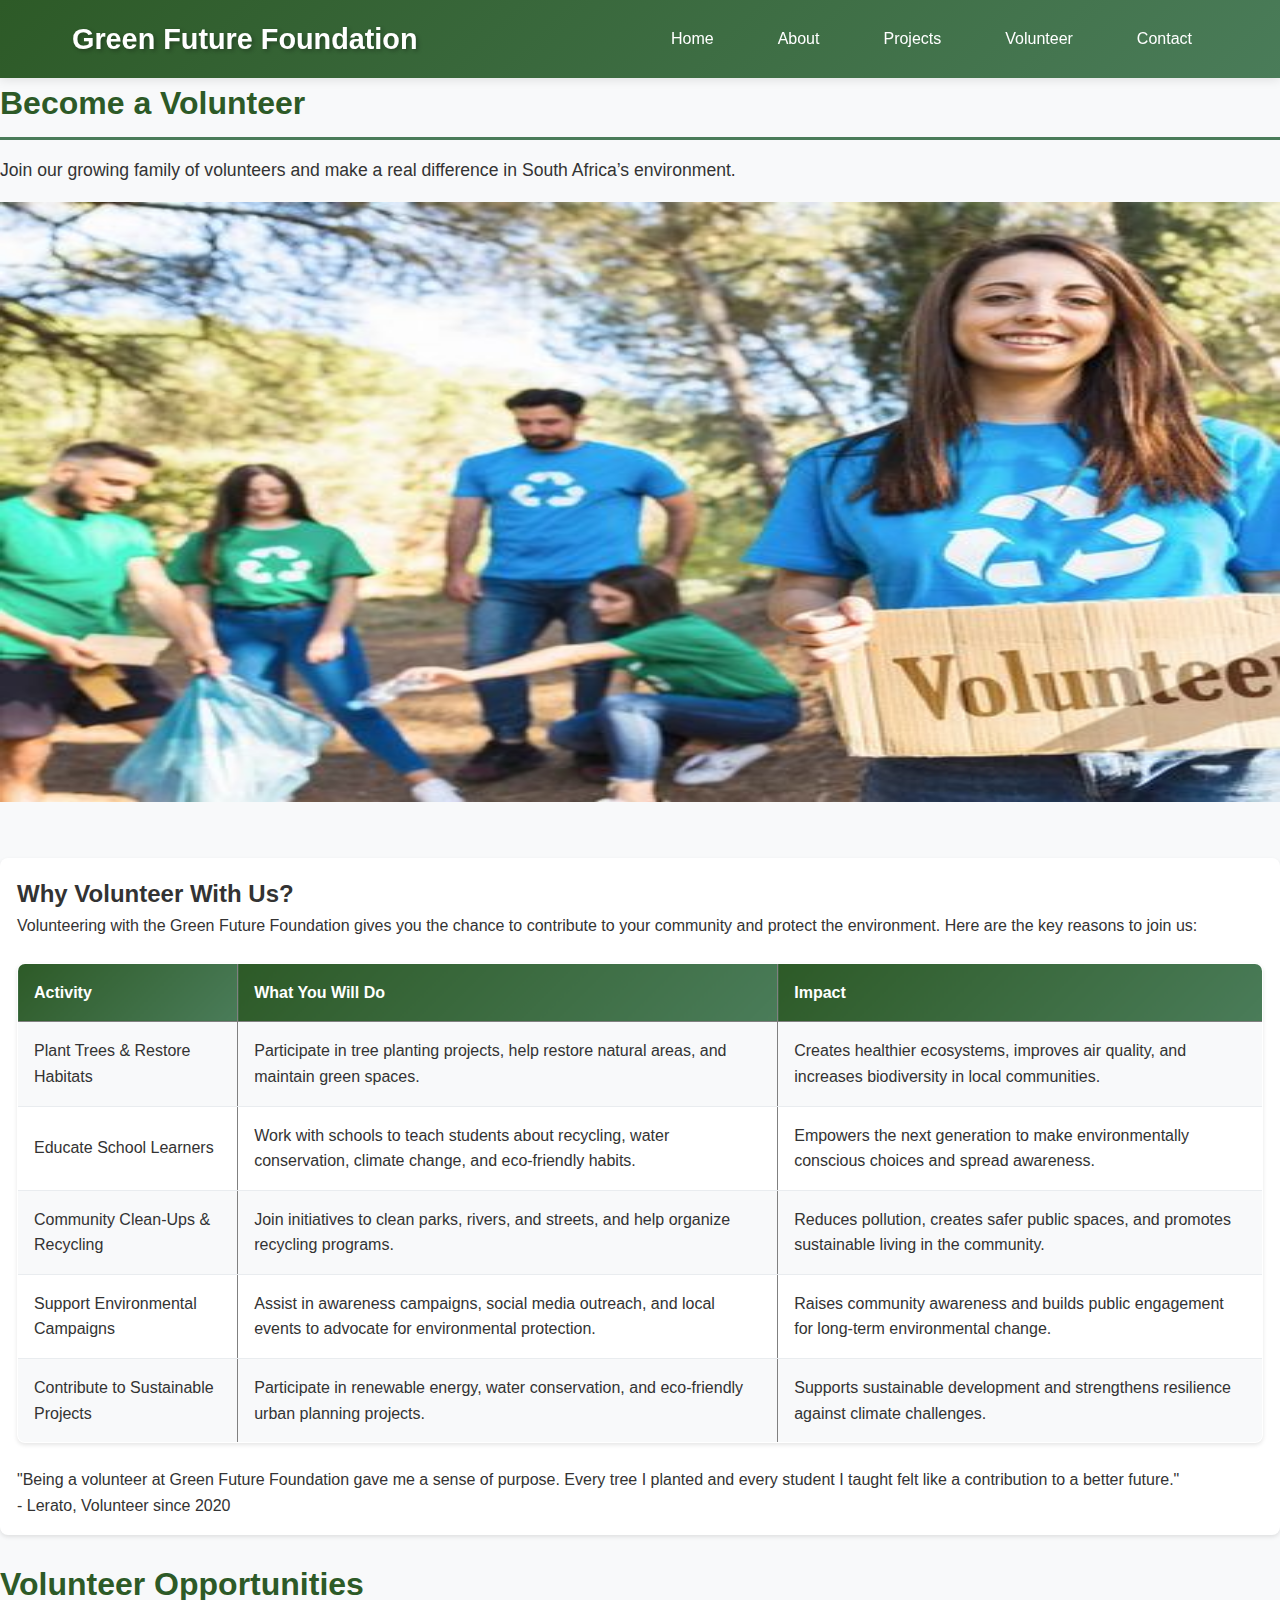
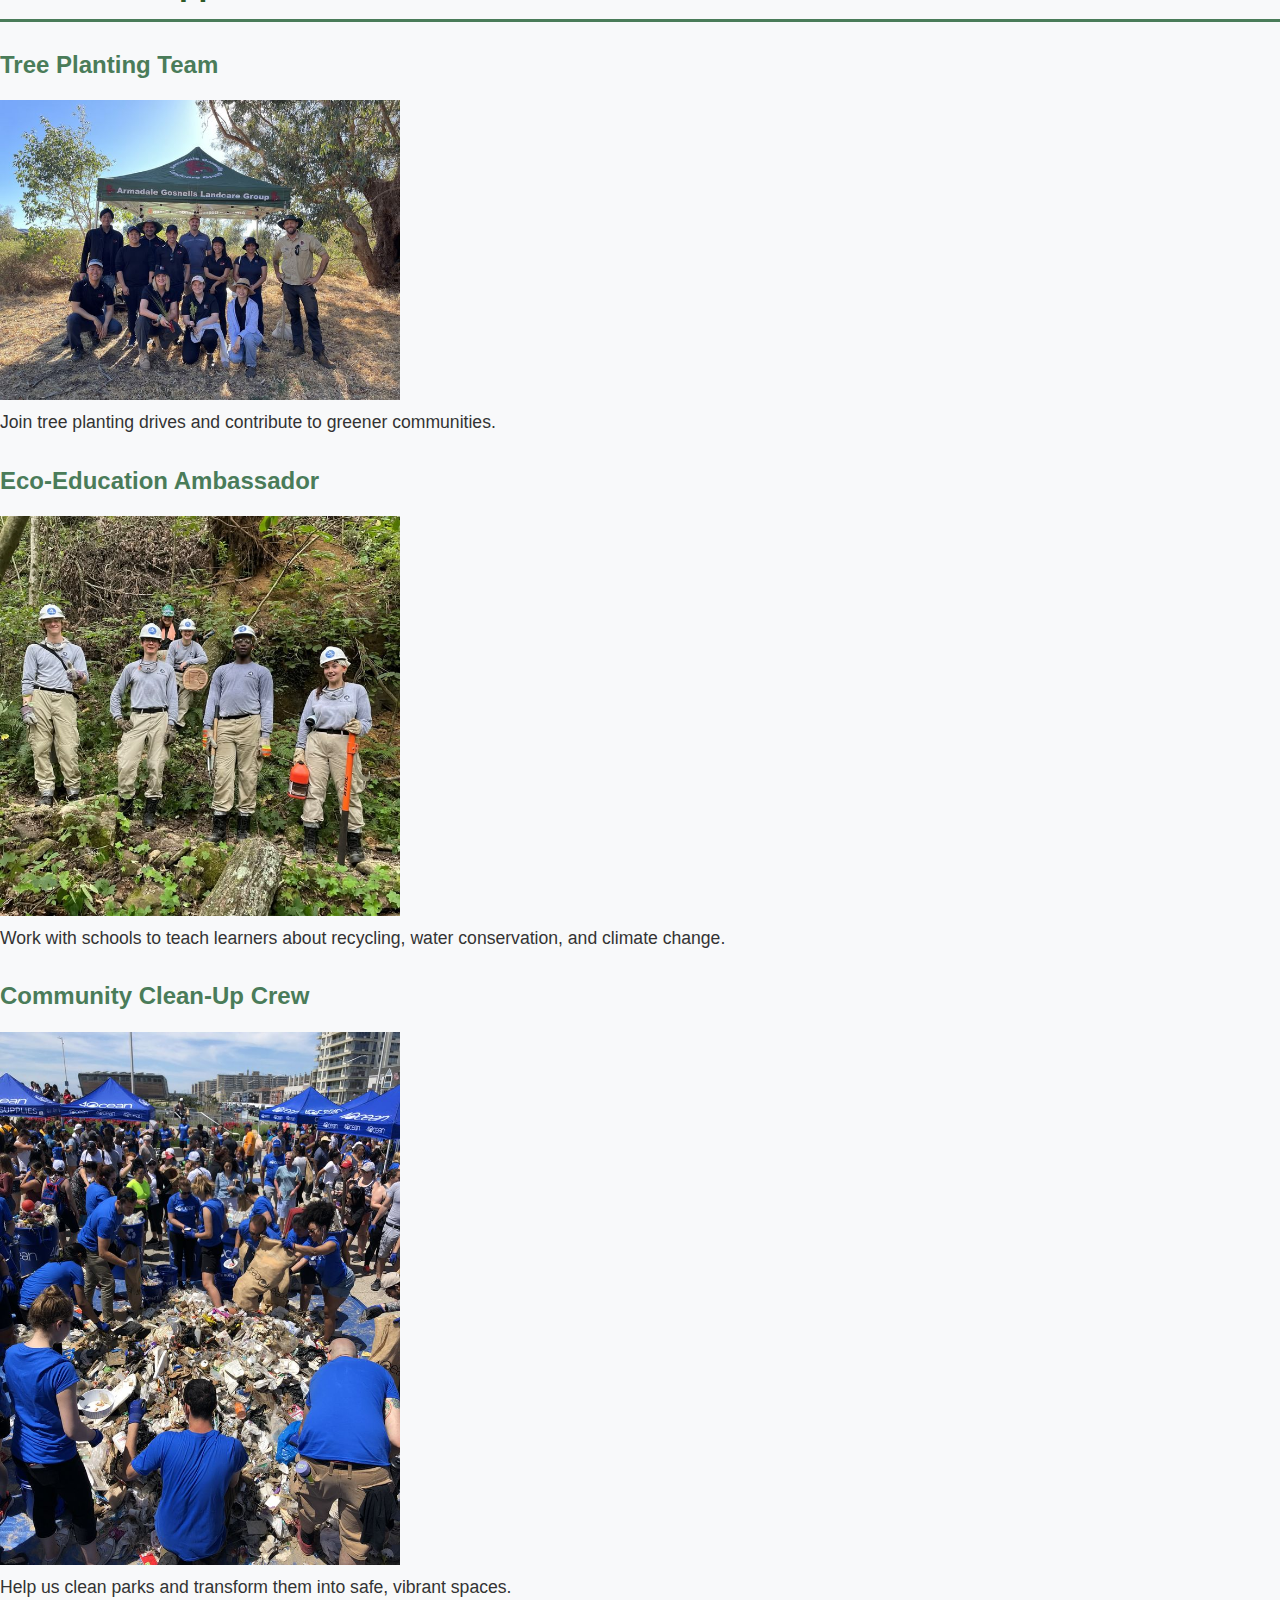
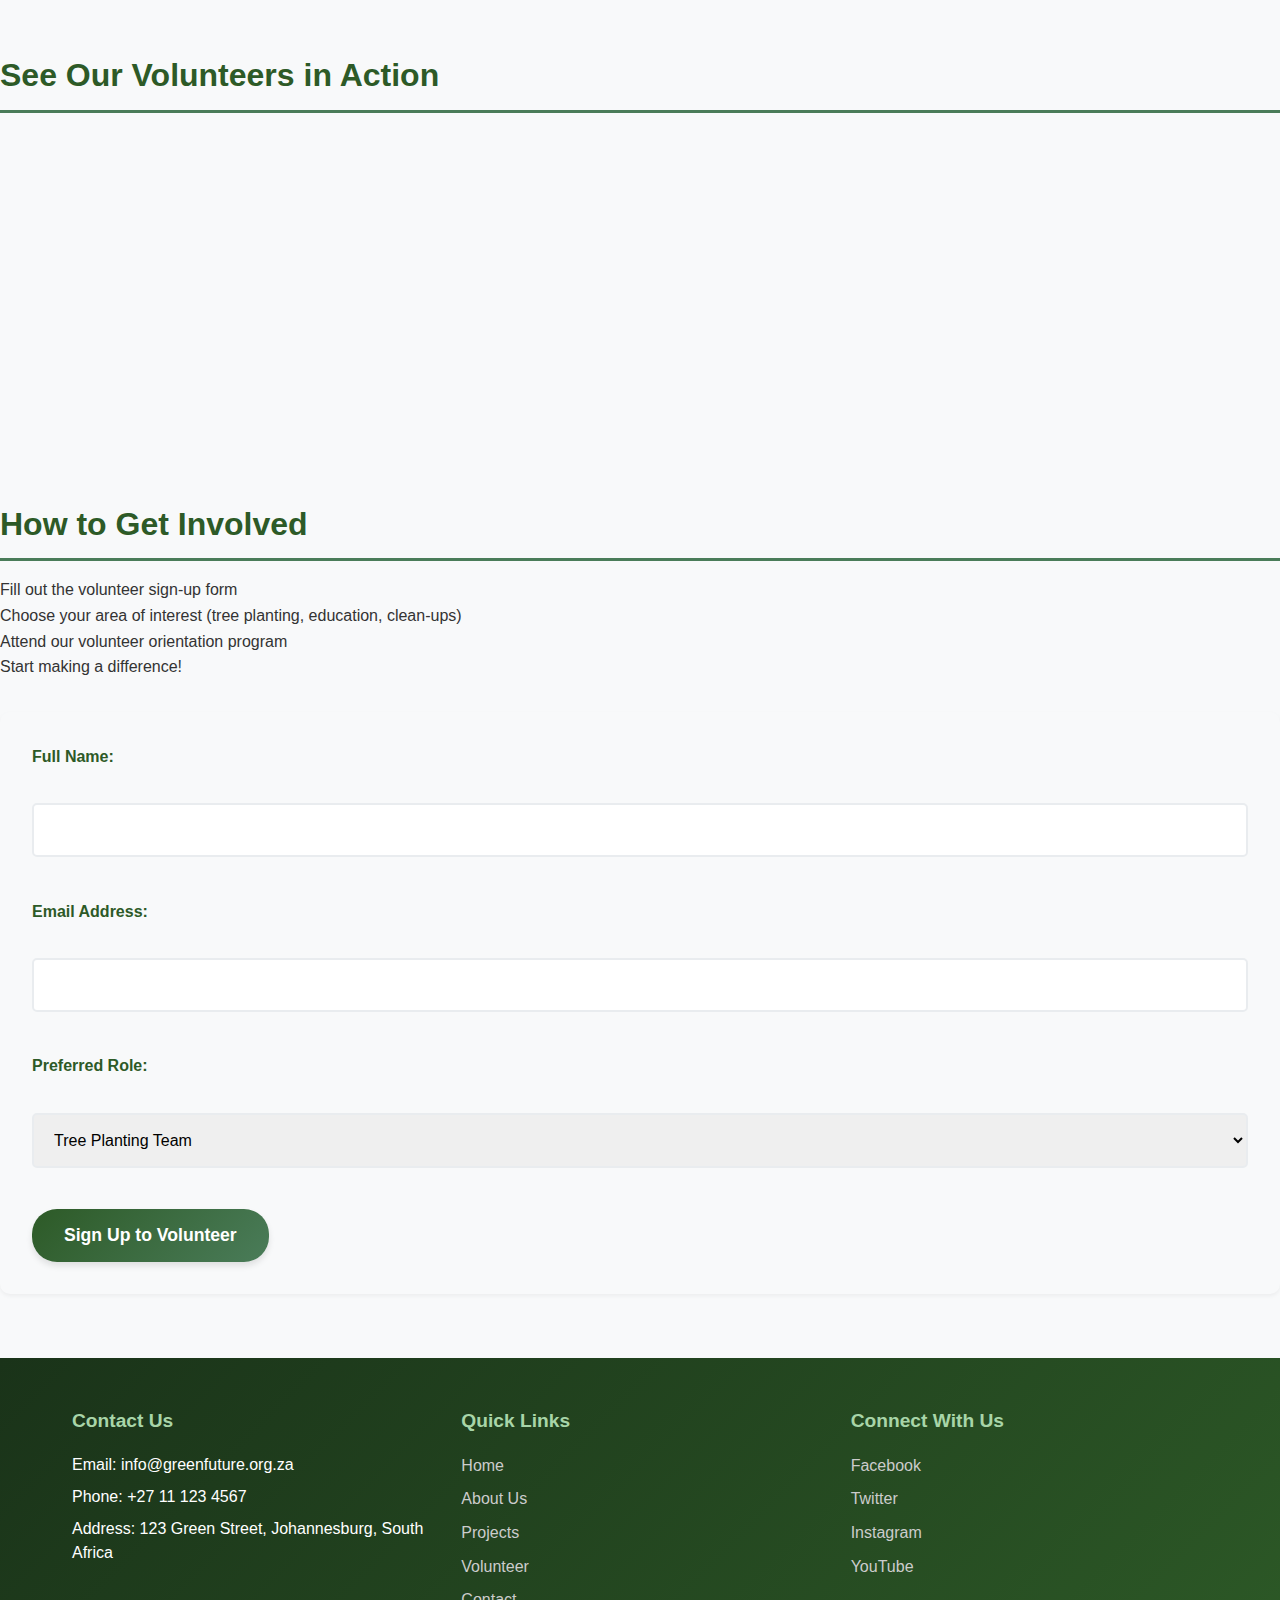
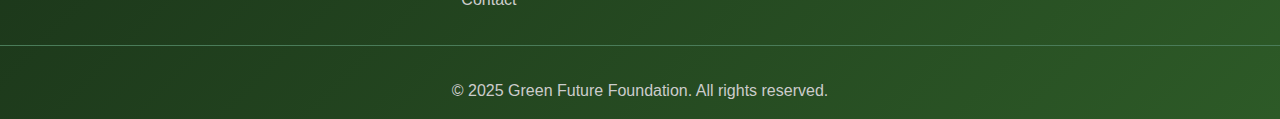
<file: WEDE502/volunteer.html>
<!DOCTYPE html>
<html lang="en">
<head>
    <meta charset="UTF-8">
    <meta name="viewport" content="width=device-width, initial-scale=1.0">
    <title>Volunteer - Green Future Foundation</title>
    <link rel="stylesheet" href="CSS/style.css">
</head>
<body>
   
   
    <header>
        <div class="header-container">
            <h1>Green Future Foundation</h1>
            <nav>
                <a href="index.html">Home</a>
                <a href="about.html">About</a>
                <a href="projects.html">Projects</a>
                <a href="volunteer.html">Volunteer</a>
                <a href="contact.html">Contact</a>
            </nav>
        </div>
    </header>

    <section>
        <h2>Become a Volunteer</h2>
        <p>Join our growing family of volunteers and make a real difference in South Africa’s environment.</p>
        <img src="images/green9.jfif" alt="Volunteers Planting Trees" width="100%" height="600">
    </section>

<table width="100%" border="1" cellspacing="0" cellpadding="10">
    <tr>
        <td>
            <h2>Why Volunteer With Us?</h2>
            <p>Volunteering with the Green Future Foundation gives you the chance to contribute to your community and protect the environment. Here are the key reasons to join us:</p>
            
            <table width="100%" border="1" cellspacing="0" cellpadding="5">
                <tr>
                    <th align="left">Activity</th>
                    <th align="left">What You Will Do</th>
                    <th align="left">Impact</th>
                </tr>
                <tr>
                    <td>Plant Trees & Restore Habitats</td>
                    <td>Participate in tree planting projects, help restore natural areas, and maintain green spaces.</td>
                    <td>Creates healthier ecosystems, improves air quality, and increases biodiversity in local communities.</td>
                </tr>
                <tr>
                    <td>Educate School Learners</td>
                    <td>Work with schools to teach students about recycling, water conservation, climate change, and eco-friendly habits.</td>
                    <td>Empowers the next generation to make environmentally conscious choices and spread awareness.</td>
                </tr>
                <tr>
                    <td>Community Clean-Ups & Recycling</td>
                    <td>Join initiatives to clean parks, rivers, and streets, and help organize recycling programs.</td>
                    <td>Reduces pollution, creates safer public spaces, and promotes sustainable living in the community.</td>
                </tr>
                <tr>
                    <td>Support Environmental Campaigns</td>
                    <td>Assist in awareness campaigns, social media outreach, and local events to advocate for environmental protection.</td>
                    <td>Raises community awareness and builds public engagement for long-term environmental change.</td>
                </tr>
                <tr>
                    <td>Contribute to Sustainable Projects</td>
                    <td>Participate in renewable energy, water conservation, and eco-friendly urban planning projects.</td>
                    <td>Supports sustainable development and strengthens resilience against climate challenges.</td>
                </tr>
            </table>

            <blockquote>
                "Being a volunteer at Green Future Foundation gave me a sense of purpose. Every tree I planted and every student I taught felt like a contribution to a better future."
                <br>- Lerato, Volunteer since 2020
            </blockquote>
        </td>
    </tr>
</table>


    <section>
        <h2>Volunteer Opportunities</h2>
        <article>
            <h3>Tree Planting Team</h3>
            <img src="images/green10.jfif" alt="Tree Planting Volunteers" width="400">
            <p>Join tree planting drives and contribute to greener communities.</p>
        </article>

        <article>
            <h3>Eco-Education Ambassador</h3>
            <img src="images/green12.jfif" alt="Teaching Students" width="400">
            <p>Work with schools to teach learners about recycling, water conservation, and climate change.</p>
        </article>

        <article>
            <h3>Community Clean-Up Crew</h3>
            <img src="images/green13.jfif" alt="Park Cleanup Volunteers" width="400">
            <p>Help us clean parks and transform them into safe, vibrant spaces.</p>
        </article>
    </section>

    
    <section>
        <h2>See Our Volunteers in Action</h2>
        <iframe width="560" height="315" src="https://www.youtube.com/embed/-YfgGaJVTPM?si=8BMEVSukLZyRrt7S" title="YouTube video player" frameborder="0" allow="accelerometer; autoplay; clipboard-write; encrypted-media; gyroscope; picture-in-picture; web-share" referrerpolicy="strict-origin-when-cross-origin" allowfullscreen></iframe>
    </section>


    <section>
        <h2>How to Get Involved</h2>
        <ol>
            <li>Fill out the volunteer sign-up form</li>
            <li>Choose your area of interest (tree planting, education, clean-ups)</li>
            <li>Attend our volunteer orientation program</li>
            <li>Start making a difference!</li>
        </ol>

        <form>
            <label for="fullname">Full Name:</label><br>
            <input type="text" id="fullname" name="fullname" required><br><br>

            <label for="email">Email Address:</label><br>
            <input type="email" id="email" name="email" required><br><br>

            <label for="role">Preferred Role:</label><br>
            <select id="role" name="role" required>
                <option value="tree">Tree Planting Team</option>
                <option value="education">Eco-Education Ambassador</option>
                <option value="cleanup">Community Clean-Up Crew</option>
            </select><br><br>

            <button type="submit">Sign Up to Volunteer</button>
        </form>
    </section>

    <footer>
        <div class="footer-content">
            <div class="footer-section">
                <h3>Contact Us</h3>
                <p>Email: info@greenfuture.org.za</p>
                <p>Phone: +27 11 123 4567</p>
                <p>Address: 123 Green Street, Johannesburg, South Africa</p>
            </div>
            
            <div class="footer-section">
                <h3>Quick Links</h3>
                <div class="footer-links">
                    <a href="index.html">Home</a>
                    <a href="about.html">About Us</a>
                    <a href="projects.html">Projects</a>
                    <a href="volunteer.html">Volunteer</a>
                    <a href="contact.html">Contact</a>
                </div>
            </div>
            
            <div class="footer-section">
                <h3>Connect With Us</h3>
                <div class="footer-links">
                    <a href="#facebook">Facebook</a>
                    <a href="#twitter">Twitter</a>
                    <a href="#instagram">Instagram</a>
                    <a href="#youtube">YouTube</a>
                </div>
            </div>
        </div>
        
        <div class="footer-bottom">
            <p>&copy; 2025 Green Future Foundation. All rights reserved.</p>
        </div>
    </footer>
</body>
</html>
</file>
<file: WEDE502/CSS/style.css>
* {
    margin: 0;
    padding: 0;
    box-sizing: border-box;
}

body {
    font-family: 'Arial', sans-serif;
    line-height: 1.6;
    color: #333;
    background-color: #f8f9fa;
}

header {
    background: linear-gradient(135deg, #2d5a27 0%, #4a7c59 100%);
    color: white;
    padding: 1rem 0;
    box-shadow: 0 2px 10px rgba(0,0,0,0.1);
    position: sticky;
    top: 0;
    z-index: 1000;
}

.header-container {
    max-width: 1200px;
    margin: 0 auto;
    padding: 0 2rem;
    display: flex;
    justify-content: space-between;
    align-items: center;
}

header h1 {
    font-size: 1.8rem;
    text-shadow: 2px 2px 4px rgba(0,0,0,0.3);
}

nav {
    display: flex;
    gap: 2rem;
}

nav a {
    color: white;
    text-decoration: none;
    padding: 0.5rem 1rem;
    border-radius: 20px;
    transition: all 0.3s ease;
    font-weight: 500;
}

nav a:hover {
    background-color: rgba(255,255,255,0.2);
    transform: translateY(-2px);
}

.hero {
    display: grid;
    grid-template-columns: 1fr 1fr;
    gap: 3rem;
    align-items: center;
    max-width: 1200px;
    margin: 3rem auto;
    padding: 0 2rem;
    background: white;
    border-radius: 15px;
    box-shadow: 0 8px 25px rgba(0,0,0,0.1);
    padding: 3rem 2rem;
}

.hero-content h2 {
    font-size: 3rem;
    color: #2d5a27;
    margin-bottom: 1rem;
    line-height: 1.2;
}

.hero-subtitle {
    font-size: 1.2rem;
    color: #666;
    margin-bottom: 2rem;
    line-height: 1.6;
}

.hero-buttons {
    display: flex;
    gap: 1rem;
}

.btn-primary, .btn-secondary {
    padding: 1rem 2rem;
    text-decoration: none;
    border-radius: 25px;
    font-weight: bold;
    transition: all 0.3s ease;
    display: inline-block;
}

.btn-primary {
    background: linear-gradient(135deg, #2d5a27, #4a7c59);
    color: white;
    box-shadow: 0 4px 15px rgba(45, 90, 39, 0.3);
}

.btn-primary:hover {
    transform: translateY(-3px);
    box-shadow: 0 6px 20px rgba(45, 90, 39, 0.4);
}

.btn-secondary {
    background: transparent;
    color: #2d5a27;
    border: 2px solid #2d5a27;
}

.btn-secondary:hover {
    background: #2d5a27;
    color: white;
    transform: translateY(-3px);
}

.hero-image img {
    width: 100%;
    height: auto;
    border-radius: 15px;
    box-shadow: 0 8px 25px rgba(0,0,0,0.15);
}

.mission {
    max-width: 1200px;
    margin: 3rem auto;
    padding: 3rem 2rem;
    background: linear-gradient(135deg, #e8f5e8 0%, #f0f8f0 100%);
    border-radius: 15px;
    text-align: center;
}

.mission h2 {
    color: #2d5a27;
    font-size: 2.5rem;
    margin-bottom: 2rem;
}

.mission p {
    font-size: 1.2rem;
    line-height: 1.8;
    color: #555;
    max-width: 800px;
    margin: 0 auto;
}

.stats {
    max-width: 1200px;
    margin: 3rem auto;
    padding: 0 2rem;
}

.stats h2 {
    text-align: center;
    color: #2d5a27;
    font-size: 2.5rem;
    margin-bottom: 3rem;
}

.stats-grid {
    display: grid;
    grid-template-columns: repeat(auto-fit, minmax(200px, 1fr));
    gap: 2rem;
}

.stat-card {
    background: white;
    padding: 2rem;
    border-radius: 15px;
    text-align: center;
    box-shadow: 0 6px 20px rgba(0,0,0,0.1);
    transition: transform 0.3s ease;
}

.stat-card:hover {
    transform: translateY(-10px);
}

.stat-card h3 {
    font-size: 2.5rem;
    color: #2d5a27;
    margin-bottom: 0.5rem;
    font-weight: bold;
}

.stat-card p {
    color: #666;
    font-size: 1.1rem;
    font-weight: 500;
}

.campaigns {
    max-width: 1200px;
    margin: 3rem auto;
    padding: 0 2rem;
}

.campaigns h2 {
    text-align: center;
    color: #2d5a27;
    font-size: 2.5rem;
    margin-bottom: 3rem;
}

.campaigns-grid {
    display: grid;
    grid-template-columns: repeat(auto-fit, minmax(300px, 1fr));
    gap: 2rem;
}

.campaign-card {
    background: white;
    padding: 2rem;
    border-radius: 15px;
    box-shadow: 0 6px 20px rgba(0,0,0,0.1);
    transition: transform 0.3s ease;
    position: relative;
}

.campaign-card:hover {
    transform: translateY(-5px);
}

.campaign-card h3 {
    color: #2d5a27;
    margin-bottom: 1rem;
    font-size: 1.5rem;
}

.campaign-card p {
    margin-bottom: 1.5rem;
    line-height: 1.6;
    color: #555;
}

.learn-more {
    color: #4a7c59;
    text-decoration: none;
    font-weight: bold;
    display: inline-flex;
    align-items: center;
    transition: color 0.3s ease;
}

.learn-more:hover {
    color: #2d5a27;
}

.learn-more:after {
    content: " →";
    margin-left: 0.5rem;
    transition: transform 0.3s ease;
}

.learn-more:hover:after {
    transform: translateX(5px);
}

.gallery {
    max-width: 1200px;
    margin: 3rem auto;
    padding: 0 2rem;
}

.gallery h2 {
    text-align: center;
    color: #2d5a27;
    font-size: 2.5rem;
    margin-bottom: 1rem;
}

.gallery-intro {
    text-align: center;
    font-size: 1.1rem;
    color: #666;
    margin-bottom: 3rem;
}

.image-grid {
    display: grid;
    grid-template-columns: repeat(auto-fit, minmax(300px, 1fr));
    gap: 1.5rem;
}

.image-grid img {
    width: 100%;
    height: 250px;
    object-fit: cover;
    border-radius: 10px;
    box-shadow: 0 4px 15px rgba(0,0,0,0.1);
    transition: all 0.3s ease;
}

.image-grid img:hover {
    transform: scale(1.05);
    box-shadow: 0 8px 25px rgba(0,0,0,0.2);
}

.video-section {
    max-width: 1200px;
    margin: 3rem auto;
    padding: 3rem 2rem;
    background: white;
    border-radius: 15px;
    box-shadow: 0 6px 20px rgba(0,0,0,0.1);
}

.video-content {
    text-align: center;
    margin-bottom: 2rem;
}

.video-content h2 {
    color: #2d5a27;
    font-size: 2.5rem;
    margin-bottom: 1rem;
}

.video-content p {
    font-size: 1.1rem;
    color: #666;
}

.video-container {
    max-width: 800px;
    margin: 0 auto;
    position: relative;
    width: 100%;
    height: 0;
    padding-bottom: 56.25%;
}

.video-container iframe {
    position: absolute;
    top: 0;
    left: 0;
    width: 100%;
    height: 100%;
    border-radius: 10px;
}

.cta {
    max-width: 1200px;
    margin: 3rem auto;
    padding: 3rem 2rem;
    background: linear-gradient(135deg, #2d5a27, #4a7c59);
    border-radius: 15px;
    text-align: center;
    color: white;
}

.cta h2 {
    font-size: 2.5rem;
    margin-bottom: 1rem;
    color: white;
}

.cta p {
    font-size: 1.2rem;
    margin-bottom: 2rem;
    opacity: 0.9;
}

.cta-buttons {
    display: flex;
    gap: 1rem;
    justify-content: center;
}

.cta .btn-primary {
    background: white;
    color: #2d5a27;
}

.cta .btn-secondary {
    background: transparent;
    color: white;
    border: 2px solid white;
}

.cta .btn-secondary:hover {
    background: white;
    color: #2d5a27;
}

section {
    margin-bottom: 3rem;
}

section:not(.hero):not(.mission):not(.cta):not(.video-section) {
    background: transparent;
    box-shadow: none;
}

section h2 {
    color: #2d5a27;
    font-size: 2rem;
    margin-bottom: 1rem;
    border-bottom: 3px solid #4a7c59;
    padding-bottom: 0.5rem;
}

section h3 {
    color: #4a7c59;
    font-size: 1.5rem;
    margin: 1.5rem 0 1rem 0;
}

section p {
    margin-bottom: 1rem;
    font-size: 1.1rem;
    line-height: 1.7;
}

table {
    width: 100%;
    border-collapse: collapse;
    margin: 1.5rem 0;
    background: white;
    border-radius: 8px;
    overflow: hidden;
    box-shadow: 0 2px 4px rgba(0,0,0,0.1);
}

table th {
    background: linear-gradient(135deg, #2d5a27, #4a7c59);
    color: white;
    padding: 1rem;
    text-align: left;
    font-weight: bold;
}

table td {
    padding: 1rem;
    border-bottom: 1px solid #e9ecef;
}

table tr:nth-child(even) {
    background-color: #f8f9fa;
}

table tr:hover {
    background-color: #e8f5e8;
    transition: background-color 0.3s ease;
}


form {
    background: #f8f9fa;
    padding: 2rem;
    border-radius: 10px;
    margin: 2rem 0;
    box-shadow: 0 2px 4px rgba(0,0,0,0.05);
}

label {
    display: block;
    margin-bottom: 0.5rem;
    font-weight: bold;
    color: #2d5a27;
}

input[type="text"],
input[type="email"],
select,
textarea {
    width: 100%;
    padding: 1rem;
    border: 2px solid #e9ecef;
    border-radius: 5px;
    font-size: 1rem;
    transition: border-color 0.3s ease;
    margin-bottom: 1rem;
}

input[type="text"]:focus,
input[type="email"]:focus,
select:focus,
textarea:focus {
    outline: none;
    border-color: #4a7c59;
    box-shadow: 0 0 5px rgba(74, 124, 89, 0.3);
}

button {
    background: linear-gradient(135deg, #2d5a27, #4a7c59);
    color: white;
    padding: 1rem 2rem;
    border: none;
    border-radius: 25px;
    font-size: 1.1rem;
    font-weight: bold;
    cursor: pointer;
    transition: all 0.3s ease;
    box-shadow: 0 4px 6px rgba(0,0,0,0.1);
}

button:hover {
    transform: translateY(-2px);
    box-shadow: 0 6px 12px rgba(0,0,0,0.2);
}

footer {
    background: linear-gradient(135deg, #1a3319 0%, #2d5a27 100%);
    color: white;
    padding: 3rem 0 1rem 0;
    margin-top: 4rem;
}

.footer-content {
    max-width: 1200px;
    margin: 0 auto;
    padding: 0 2rem;
    display: grid;
    grid-template-columns: repeat(auto-fit, minmax(250px, 1fr));
    gap: 2rem;
}

.footer-section h3 {
    color: #a8d5a8;
    margin-bottom: 1rem;
    font-size: 1.2rem;
}

.footer-section p {
    margin-bottom: 0.5rem;
    line-height: 1.5;
}

.footer-links {
    display: flex;
    flex-direction: column;
    gap: 0.5rem;
}

.footer-links a {
    color: #ccc;
    text-decoration: none;
    transition: color 0.3s ease;
}

.footer-links a:hover {
    color: #a8d5a8;
}

.footer-bottom {
    text-align: center;
    margin-top: 2rem;
    padding-top: 2rem;
    border-top: 1px solid #4a7c59;
    color: #ccc;
}

@media (max-width: 768px) {
    .header-container {
        flex-direction: column;
        gap: 1rem;
        text-align: center;
    }
    
    header h1 {
        font-size: 1.5rem;
    }
    
    nav {
        flex-wrap: wrap;
        justify-content: center;
        gap: 1rem;
    }
    
    .hero {
        grid-template-columns: 1fr;
        gap: 2rem;
        text-align: center;
        padding: 2rem 1rem;
    }
    
    .hero-content h2 {
        font-size: 2rem;
    }
    
    .hero-buttons {
        justify-content: center;
        flex-wrap: wrap;
    }
    
    .mission,
    .video-section,
    .cta {
        padding: 2rem 1rem;
    }
    
    .mission h2,
    .stats h2,
    .campaigns h2,
    .gallery h2,
    .video-content h2,
    .cta h2 {
        font-size: 2rem;
    }
    
    .stats-grid,
    .campaigns-grid {
        grid-template-columns: 1fr;
    }
    
    .image-grid {
        grid-template-columns: repeat(auto-fit, minmax(250px, 1fr));
        gap: 1rem;
    }
    
    .cta-buttons {
        flex-direction: column;
        align-items: center;
    }
    
    .cta-buttons .btn-primary,
    .cta-buttons .btn-secondary {
        width: 200px;
        text-align: center;
    }
}

@media (max-width: 480px) {
    nav {
        gap: 0.5rem;
    }
    
    nav a {
        padding: 0.4rem 0.8rem;
        font-size: 0.9rem;
    }
    
    .hero-content h2 {
        font-size: 1.8rem;
    }
    
    .hero-subtitle {
        font-size: 1rem;
    }
    
    .btn-primary,
    .btn-secondary {
        padding: 0.8rem 1.5rem;
        font-size: 1rem;
    }
    
    .stat-card h3 {
        font-size: 2rem;
    }
    
    .image-grid {
        grid-template-columns: 1fr;
    }
    
    .image-grid img {
        height: 200px;
    }
}


a:focus,
button:focus,
input:focus,
select:focus,
textarea:focus {
    outline: 3px solid #4a7c59;
    outline-offset: 2px;
}

html {
    scroll-behavior: smooth;
}
</file>
